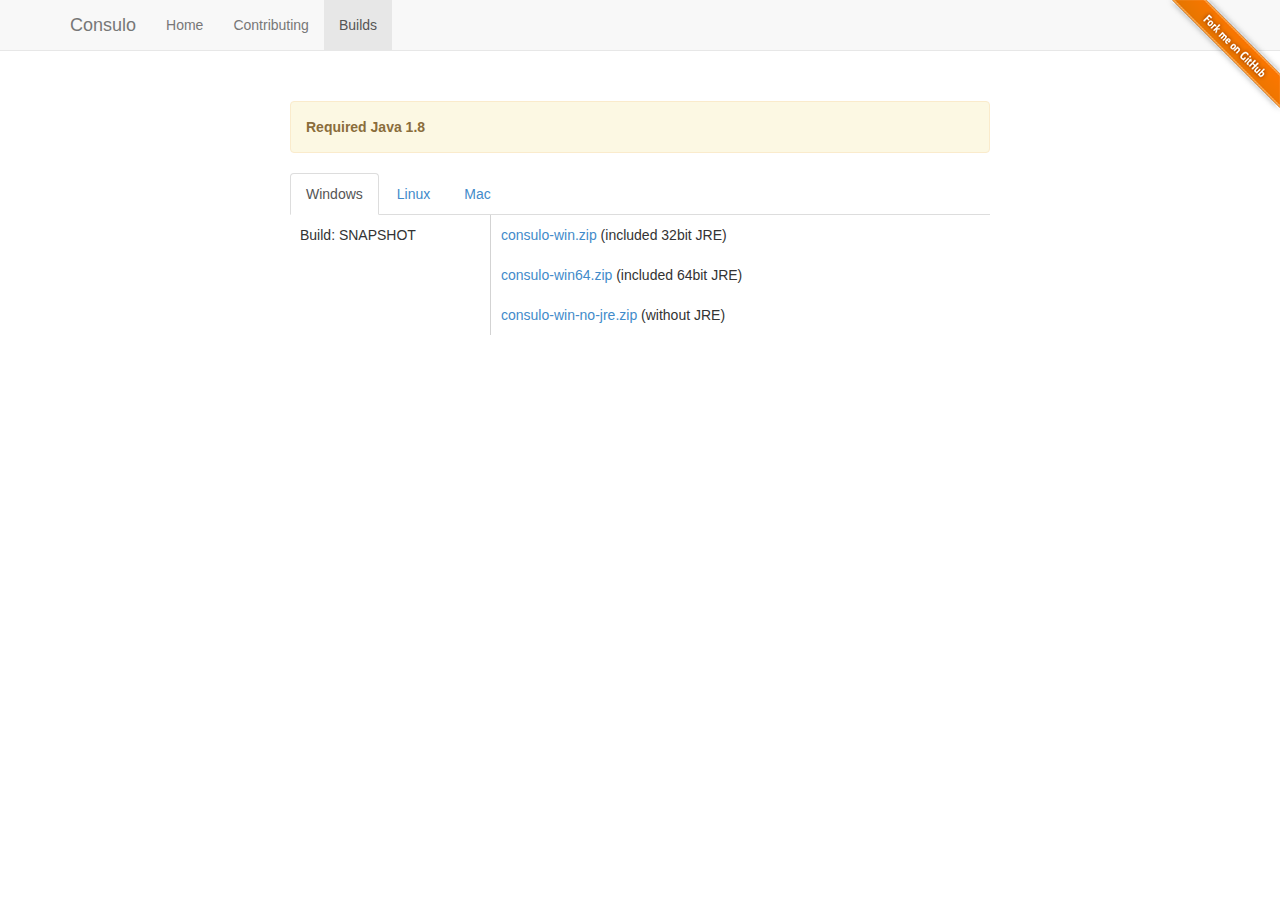
<file: consulo-night-download.html>
<!DOCTYPE html>
<html lang="en">
	<head>
		<meta charset="utf-8">
		<title>Consulo - Download</title>
		<meta name="viewport" content="width=device-width, initial-scale=1.0"/>
		<link href="css/bootstrap.min.css" rel="stylesheet"/>

		<!-- HTML5 shim, for IE6-8 support of HTML5 elements -->    <!--[if lt IE 9]>
		<script src="http://html5shim.googlecode.com/svn/trunk/html5.js"></script>    <![endif]-->
	</head>
	<body>
		<div id="wrapper">

			<!-- start header -->
			<header>
				<div class="navbar navbar-default navbar-static-top">
					<a href="https://github.com/consulo">
						<img style="position: absolute; top: 0; right: 0; border: 0;" src="img/github.png" alt="Fork me on GitHub">
					</a>

					<div class="container">
						<div class="navbar-header">
							<button type="button" class="navbar-toggle" data-toggle="collapse" data-target=".navbar-collapse">
								<span class="icon-bar"></span>
								<span class="icon-bar"></span>
								<span class="icon-bar"></span>
							</button>
							<a class="navbar-brand" href="index.html">Consulo</a>
						</div>
						<div class="navbar-collapse collapse ">
							<ul class="nav navbar-nav">
								<li>
									<a href="index.html">Home</a>
								</li>
								<li>
									<a href="contributing.html">Contributing</a>
								</li>
								<li class="active">
									<a href="consulo-night-download.html">Builds</a>
								</li>
							</ul>
						</div>
					</div>
				</div>
			</header>
			<!-- end header -->

			<section id="content">
				<div class="container">
					<div class="row">
						<div class="col-lg-12">
							<div style="margin: 30px auto; width: 700px">
								<div class="alert alert-warning" role="warning">
									<strong>Required Java 1.8</strong>
								</div>

								<ul class="nav nav-tabs" id="myTab">
									<li class="active">
										<a href="#sectionA">Windows</a>
									</li>
									<li>
										<a href="#sectionB">Linux</a>
									</li>
									<li>
										<a href="#sectionC">Mac</a>
									</li>
								</ul>
								<div class="tab-content">
									<div id="sectionA" class="tab-pane fade in active">
										<div style="width: 500px; float: right; padding: 10px 10px 10px 10px; border-left: 1px lightgray solid">
											<a href="http://must-be.org/vulcan/site/_consulo-distribution/out/consulo-win.zip">consulo-win.zip</a> (included 32bit JRE)
											<br>
											<br>
											<a href="http://must-be.org/vulcan/site/_consulo-distribution/out/consulo-win64.zip">consulo-win64.zip</a> (included 64bit JRE)
											<br>
											<br>
											<a href="http://must-be.org/vulcan/site/_consulo-distribution/out/consulo-win-no-jre.zip">consulo-win-no-jre.zip</a> (without JRE)
										</div>
										<div style="padding: 10px 10px 10px 10px;">
											<span>Build: SNAPSHOT</span>
										</div>
									</div>
									<div id="sectionB" class="tab-pane fade">
										<div style="width: 500px; float: right; padding: 10px 10px 10px 10px; border-left: 1px lightgray solid">
											<a href="http://must-be.org/vulcan/site/_consulo-distribution/out/consulo-linux.tar.gz">consulo-linux.tar.gz</a> (included 32bit JRE)
											<br>
											<br>
											<a href="http://must-be.org/vulcan/site/_consulo-distribution/out/consulo-linux64.tar.gz">consulo-linux64.tar.gz</a> (included 64bit JRE)
											<br>
											<br>
											<a href="http://must-be.org/vulcan/site/_consulo-distribution/out/consulo-linux-no-jre.tar.gz">consulo-linux-no-jre.tar.gz</a> (without JRE)
										</div>
										<div style="padding: 10px 10px 10px 10px;">
											<span>Build: SNAPSHOT</span>
										</div>
									</div>
									<div id="sectionC" class="tab-pane fade">
										<div style="width: 500px; float: right; padding: 10px 10px 10px 10px; border-left: 1px lightgray solid">
											<a href="http://must-be.org/vulcan/site/_consulo-distribution/out/consulo-mac64.tar.gz">consulo-mac64.tar.gz</a> (included 64bit JRE)
											<br>
											<br>
											<a href="http://must-be.org/vulcan/site/_consulo-distribution/out/consulo-mac-no-jre.tar.gz">consulo-mac-no-jre.tar.gz</a> (without JRE)
										</div>
										<div style="padding: 10px 10px 10px 10px;">
											<span>Build: SNAPSHOT</span>
										</div>
									</div>
								</div>
							</div>
						</div>
					</div>
				</div>
			</section>
		</div>

		<script src="https://ajax.googleapis.com/ajax/libs/jquery/1.12.4/jquery.min.js"></script>
		<script src="js/bootstrap.min.js"></script>


		<script type="text/javascript">
			$(document).ready(function ()
			{
				$("#myTab a").click(function (e)
				{
					e.preventDefault();
					$(this).tab('show');
				});
			});
		</script>
	</body>
</html>
</file>
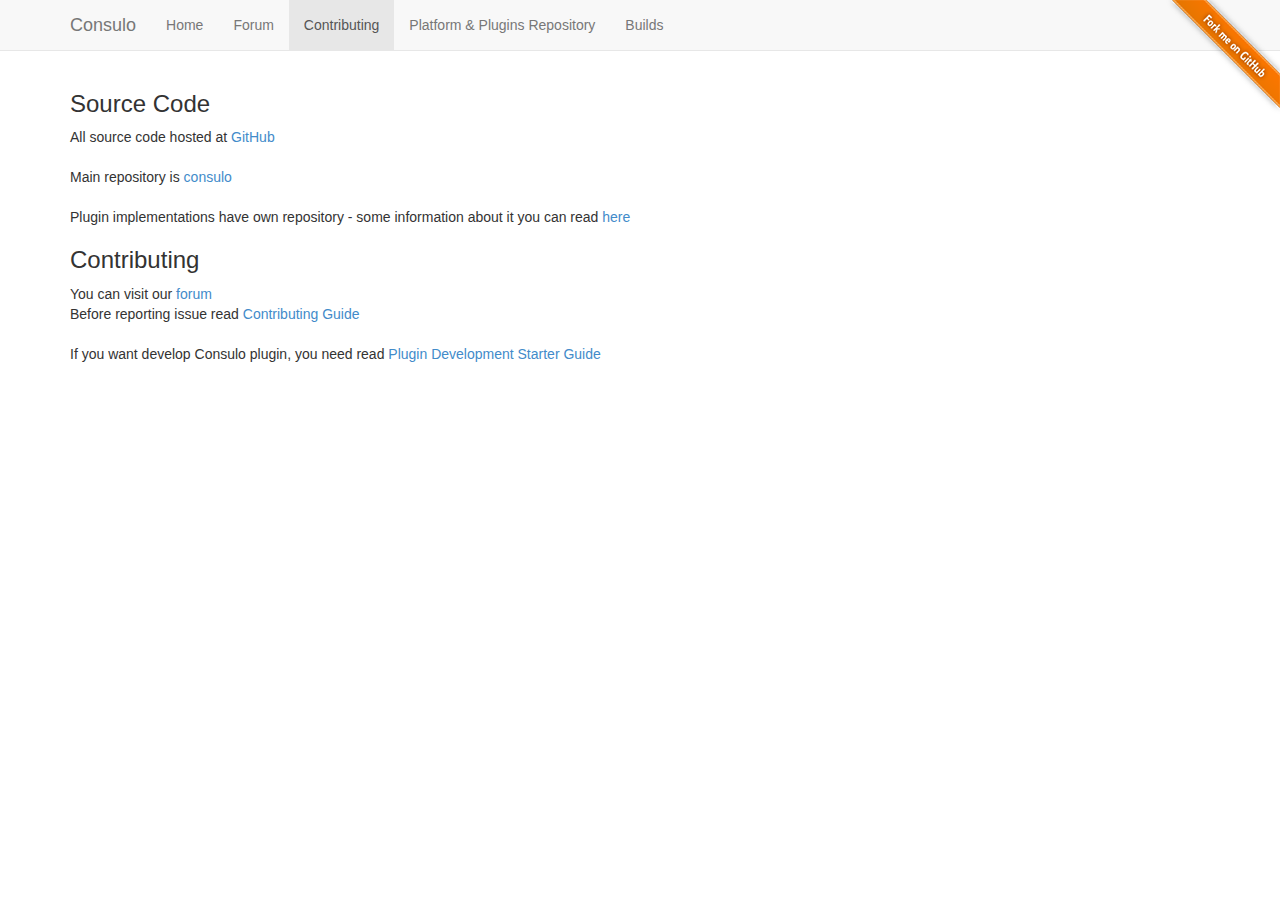
<file: contributing.html>
<!DOCTYPE html>
<html lang="en">
	<head>
		<meta charset="utf-8">
		<title>Consulo - Contributing</title>
		<meta name="viewport" content="width=device-width, initial-scale=1.0"/>
		<link href="css/bootstrap.min.css" rel="stylesheet"/>
		<link rel="shortcut icon" type="image/png" href="/favicon.png"/>

		<!-- HTML5 shim, for IE6-8 support of HTML5 elements -->    <!--[if lt IE 9]>
		<script src="http://html5shim.googlecode.com/svn/trunk/html5.js"></script>    <![endif]-->
	</head>
	<body>
		<div id="wrapper">

			<!-- start header -->
			<header>
				<div class="navbar navbar-default navbar-static-top">
					<a href="https://github.com/consulo">
						<img style="position: absolute; top: 0; right: 0; border: 0;" src="img/github.png" alt="Fork me on GitHub">
					</a>

					<div class="container">
						<div class="navbar-header">
							<button type="button" class="navbar-toggle" data-toggle="collapse" data-target=".navbar-collapse">
								<span class="icon-bar"></span>
								<span class="icon-bar"></span>
								<span class="icon-bar"></span>
							</button>
							<a class="navbar-brand" href="index.html">Consulo</a>
						</div>
						<div class="navbar-collapse collapse ">
							<ul class="nav navbar-nav">
								<li>
									<a href="index.html">Home</a>
								</li>
								<li>
									<a href="https://discuss.consulo.io">Forum</a>
								</li>
								<li class="active">
									<a href="contributing.html">Contributing</a>
								</li>
								<li>
									<a href="https://hub.consulo.io/#!repo/release">Platform &amp; Plugins Repository</a>
								</li>
								<li>
									<a href="https://github.com/consulo/consulo/wiki/Downloads">Builds</a>
								</li>
							</ul>
						</div>
					</div>
				</div>
			</header>
			<!-- end header -->

			<section id="content">
				<div class="container">
					<h3>Source Code</h3>
					<div>
						All source code hosted at <a href="https://github.com/consulo">GitHub</a>
					</div>
					<br>
					<div>
						Main repository is <a href="https://github.com/consulo/consulo">consulo</a><br><br>
						Plugin implementations have own repository - some information about it you can read <a href="https://github.com/consulo/consulo/blob/master/CONTRIBUTING.md">here</a>
					</div>
					<h3>Contributing</h3>
					<span>You can visit our <a href="https://discuss.consulo.io">forum</a></span><br> 
					<span>Before reporting issue read <a href="https://github.com/consulo/consulo/blob/master/CONTRIBUTING.md">Contributing Guide</a></span><br><br>
					<span>If you want develop Consulo plugin, you need read <a href="https://github.com/consulo/consulo/wiki/Plugin-Development-Starter-Guide">Plugin Development Starter Guide</a></span>
				</div>
			</section>
		</div>
		<script>
		  (function(i,s,o,g,r,a,m){i['GoogleAnalyticsObject']=r;i[r]=i[r]||function(){
		  (i[r].q=i[r].q||[]).push(arguments)},i[r].l=1*new Date();a=s.createElement(o),
		  m=s.getElementsByTagName(o)[0];a.async=1;a.src=g;m.parentNode.insertBefore(a,m)
		  })(window,document,'script','https://www.google-analytics.com/analytics.js','ga');

		  ga('create', 'UA-98273789-1', 'auto');
		  ga('send', 'pageview');

		</script>
		<script src="https://ajax.googleapis.com/ajax/libs/jquery/1.12.4/jquery.min.js"></script>
		<script src="js/bootstrap.min.js"></script>

	</body>
</html>
</file>
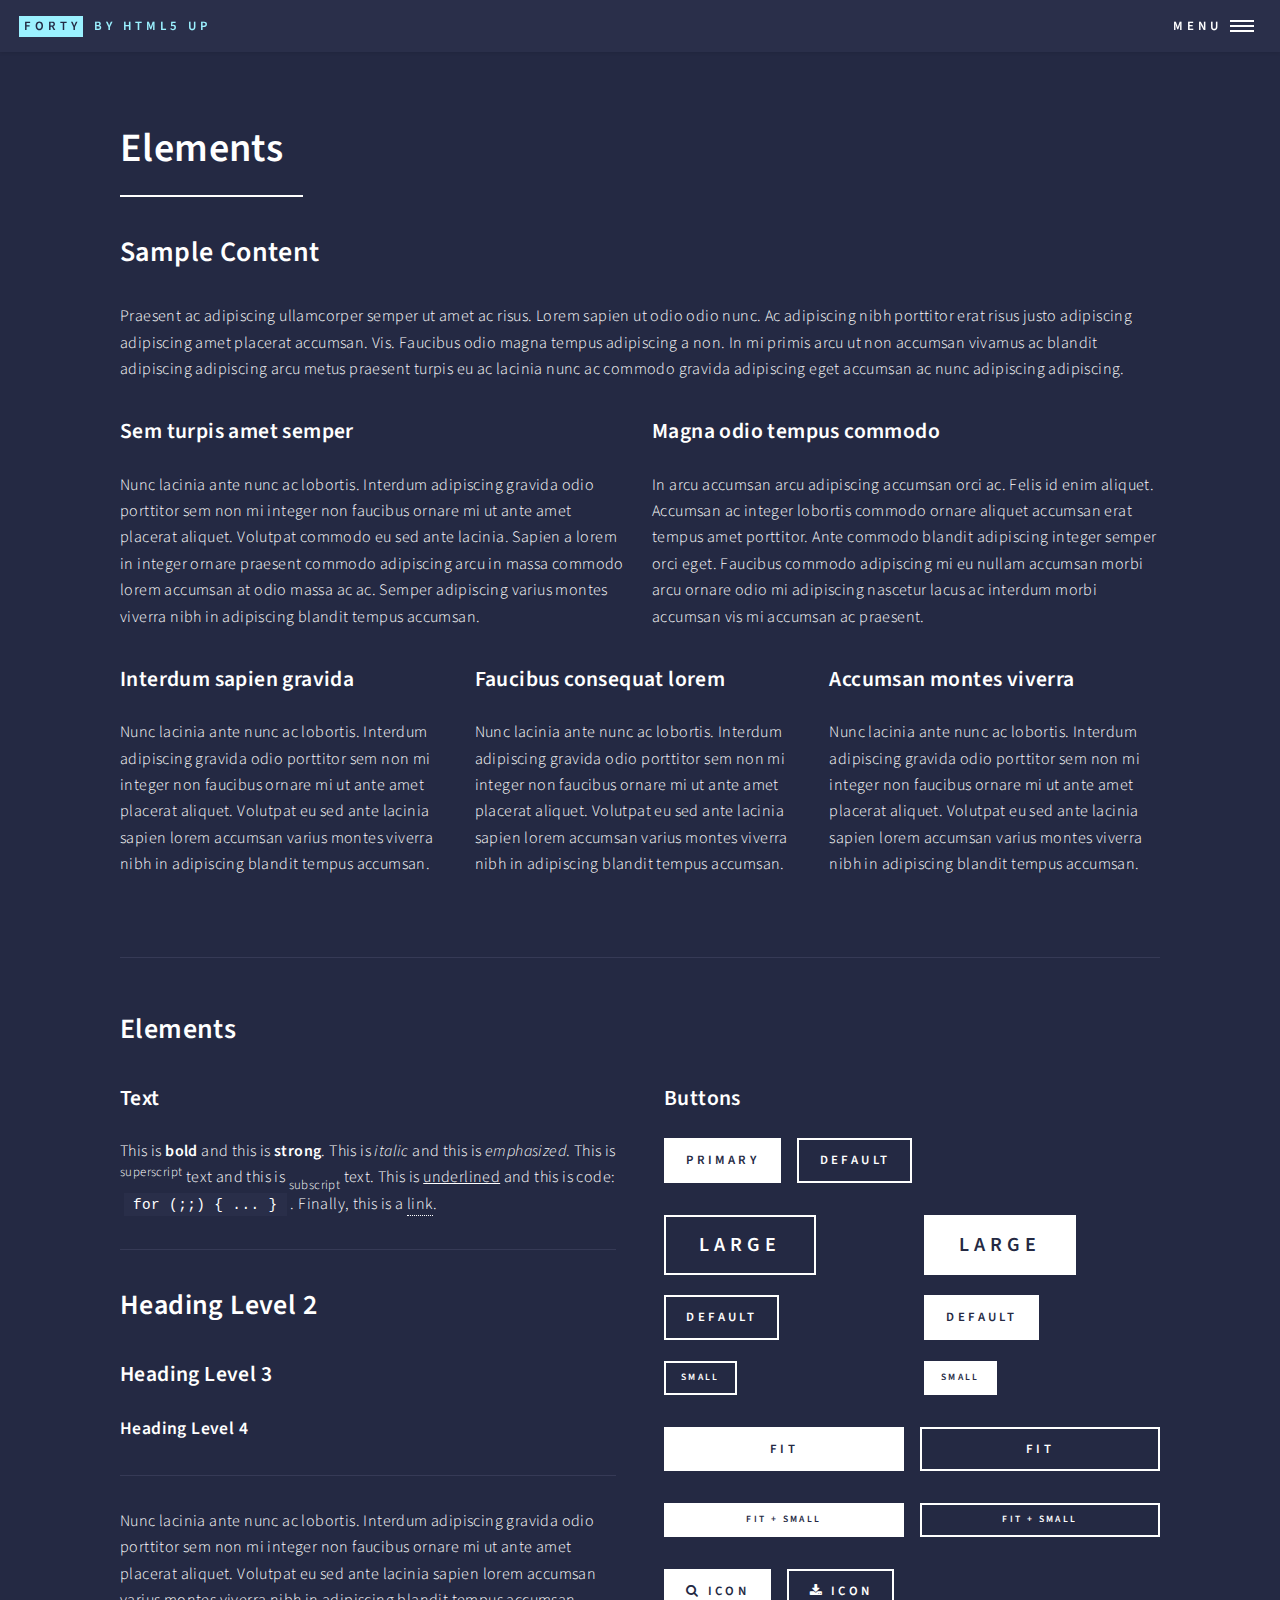
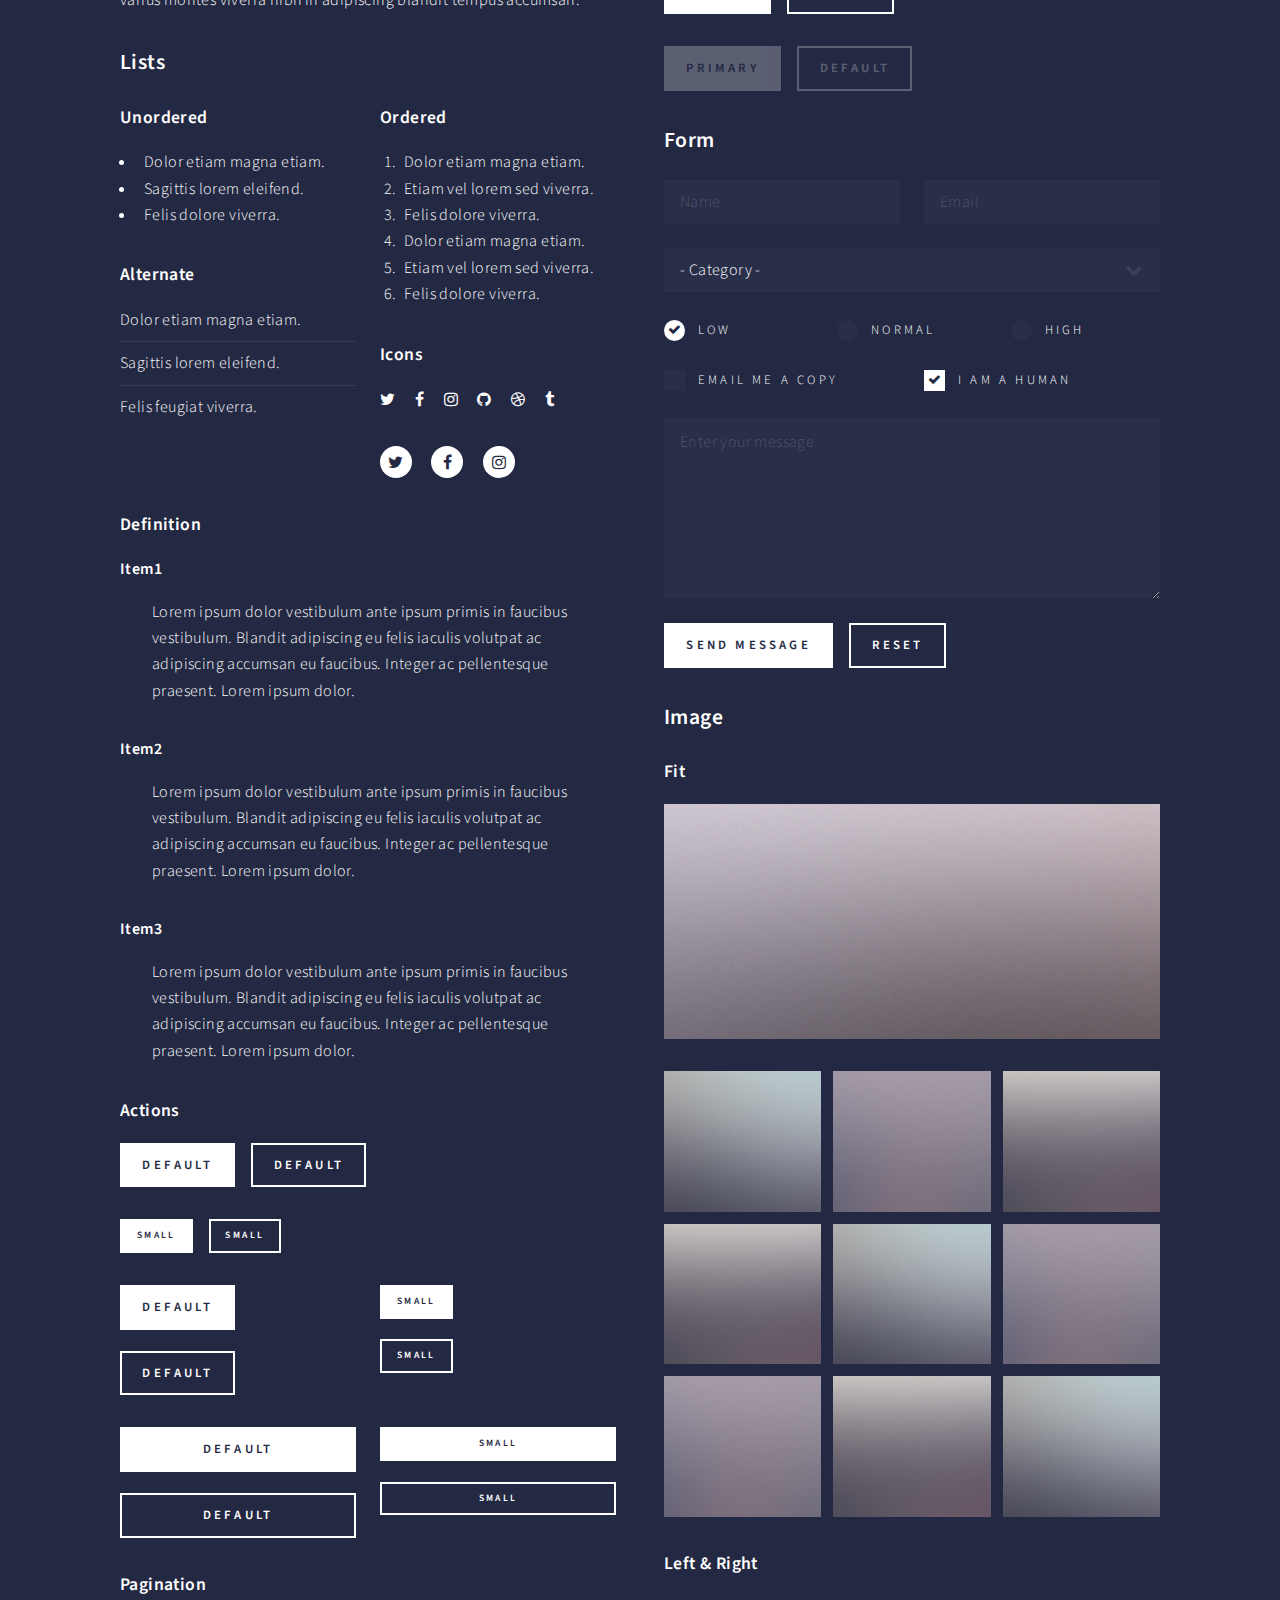
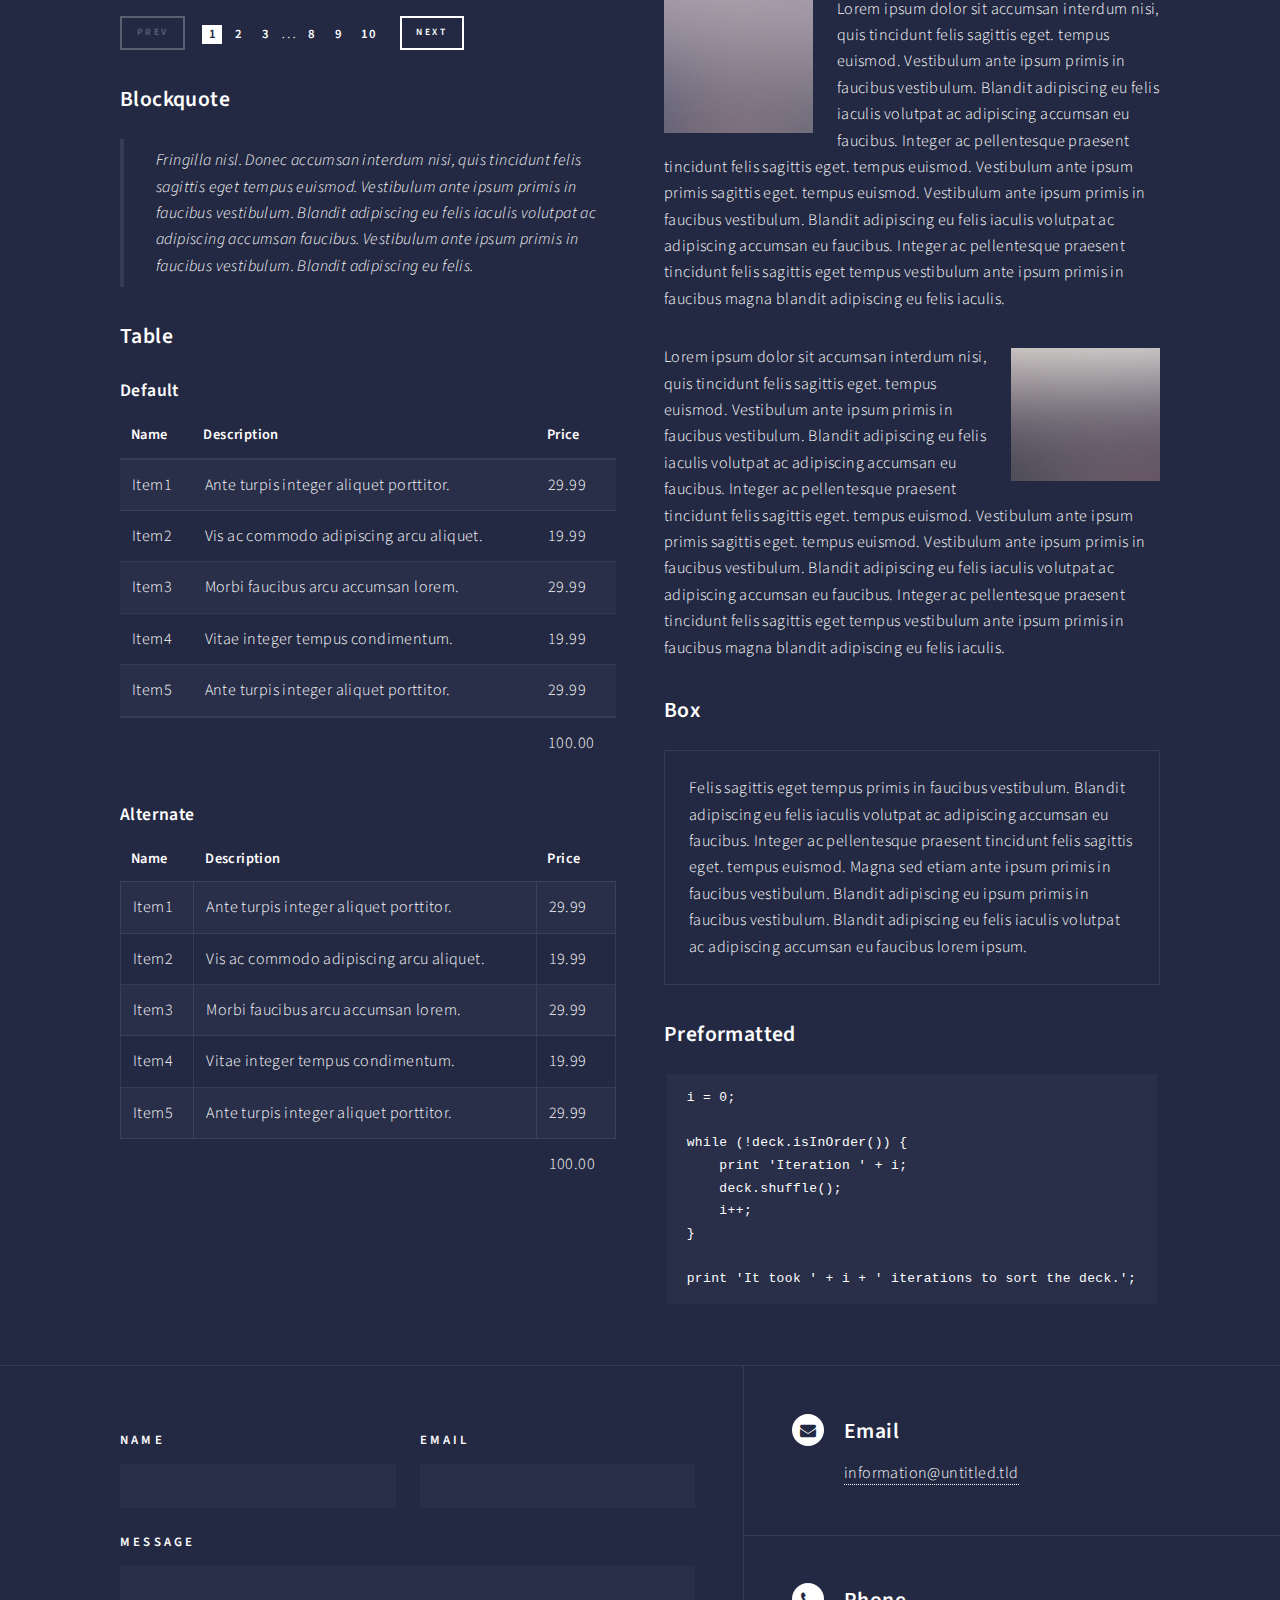
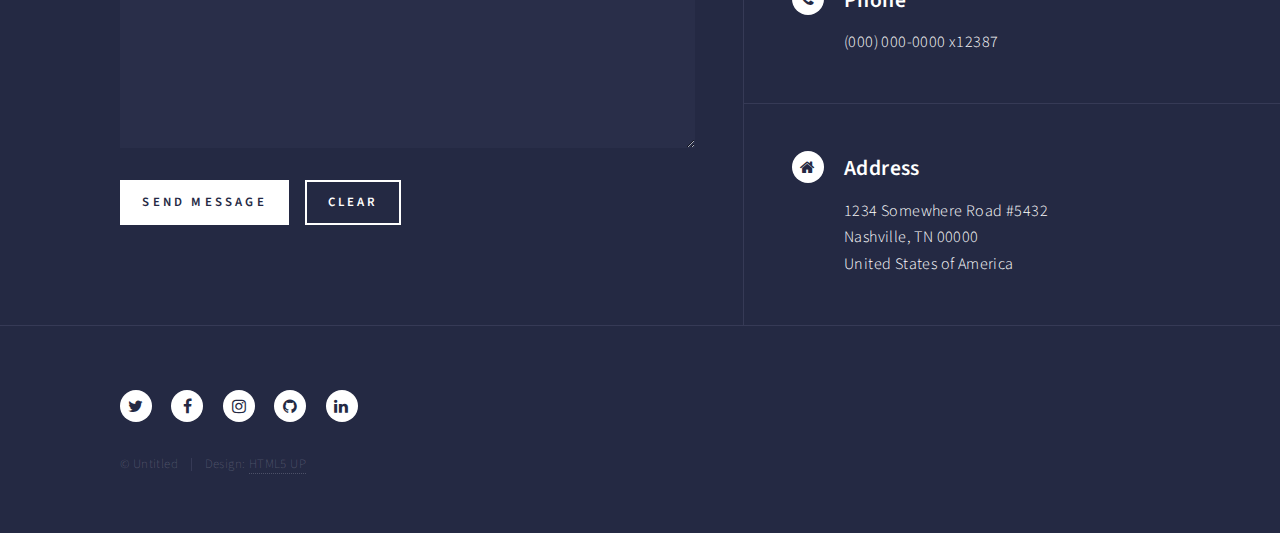
<file: elements.html>
<!DOCTYPE HTML>
<!--
	Forty by HTML5 UP
	html5up.net | @ajlkn
	Free for personal and commercial use under the CCA 3.0 license (html5up.net/license)
-->
<html>
	<head>
		<title>Elements - Forty by HTML5 UP</title>
		<meta charset="utf-8" />
		<meta name="viewport" content="width=device-width, initial-scale=1, user-scalable=no" />
		<link rel="stylesheet" href="assets/css/main.css" />
		<noscript><link rel="stylesheet" href="assets/css/noscript.css" /></noscript>
	</head>
	<body class="is-preload">

		<!-- Wrapper -->
			<div id="wrapper">

				<!-- Header -->
					<header id="header">
						<a href="index.html" class="logo"><strong>Forty</strong> <span>by HTML5 UP</span></a>
						<nav>
							<a href="#menu">Menu</a>
						</nav>
					</header>

				<!-- Menu -->
					<nav id="menu">
						<ul class="links">
							<li><a href="index.html">Home</a></li>
							<li><a href="landing.html">Landing</a></li>
							<li><a href="generic.html">Generic</a></li>
							<li><a href="elements.html">Elements</a></li>
						</ul>
						<ul class="actions stacked">
							<li><a href="#" class="button primary fit">Get Started</a></li>
							<li><a href="#" class="button fit">Log In</a></li>
						</ul>
					</nav>

				<!-- Main -->
					<div id="main" class="alt">

						<!-- One -->
							<section id="one">
								<div class="inner">
									<header class="major">
										<h1>Elements</h1>
									</header>

									<!-- Content -->
										<h2 id="content">Sample Content</h2>
										<p>Praesent ac adipiscing ullamcorper semper ut amet ac risus. Lorem sapien ut odio odio nunc. Ac adipiscing nibh porttitor erat risus justo adipiscing adipiscing amet placerat accumsan. Vis. Faucibus odio magna tempus adipiscing a non. In mi primis arcu ut non accumsan vivamus ac blandit adipiscing adipiscing arcu metus praesent turpis eu ac lacinia nunc ac commodo gravida adipiscing eget accumsan ac nunc adipiscing adipiscing.</p>
										<div class="row">
											<div class="col-6 col-12-small">
												<h3>Sem turpis amet semper</h3>
												<p>Nunc lacinia ante nunc ac lobortis. Interdum adipiscing gravida odio porttitor sem non mi integer non faucibus ornare mi ut ante amet placerat aliquet. Volutpat commodo eu sed ante lacinia. Sapien a lorem in integer ornare praesent commodo adipiscing arcu in massa commodo lorem accumsan at odio massa ac ac. Semper adipiscing varius montes viverra nibh in adipiscing blandit tempus accumsan.</p>
											</div>
											<div class="col-6 col-12-small">
												<h3>Magna odio tempus commodo</h3>
												<p>In arcu accumsan arcu adipiscing accumsan orci ac. Felis id enim aliquet. Accumsan ac integer lobortis commodo ornare aliquet accumsan erat tempus amet porttitor. Ante commodo blandit adipiscing integer semper orci eget. Faucibus commodo adipiscing mi eu nullam accumsan morbi arcu ornare odio mi adipiscing nascetur lacus ac interdum morbi accumsan vis mi accumsan ac praesent.</p>
											</div>
											<!-- Break -->
											<div class="col-4 col-12-medium">
												<h3>Interdum sapien gravida</h3>
												<p>Nunc lacinia ante nunc ac lobortis. Interdum adipiscing gravida odio porttitor sem non mi integer non faucibus ornare mi ut ante amet placerat aliquet. Volutpat eu sed ante lacinia sapien lorem accumsan varius montes viverra nibh in adipiscing blandit tempus accumsan.</p>
											</div>
											<div class="col-4 col-12-medium">
												<h3>Faucibus consequat lorem</h3>
												<p>Nunc lacinia ante nunc ac lobortis. Interdum adipiscing gravida odio porttitor sem non mi integer non faucibus ornare mi ut ante amet placerat aliquet. Volutpat eu sed ante lacinia sapien lorem accumsan varius montes viverra nibh in adipiscing blandit tempus accumsan.</p>
											</div>
											<div class="col-4 col-12-medium">
												<h3>Accumsan montes viverra</h3>
												<p>Nunc lacinia ante nunc ac lobortis. Interdum adipiscing gravida odio porttitor sem non mi integer non faucibus ornare mi ut ante amet placerat aliquet. Volutpat eu sed ante lacinia sapien lorem accumsan varius montes viverra nibh in adipiscing blandit tempus accumsan.</p>
											</div>
										</div>

									<hr class="major" />

									<!-- Elements -->
										<h2 id="elements">Elements</h2>
										<div class="row gtr-200">
											<div class="col-6 col-12-medium">

												<!-- Text stuff -->
													<h3>Text</h3>
													<p>This is <b>bold</b> and this is <strong>strong</strong>. This is <i>italic</i> and this is <em>emphasized</em>.
													This is <sup>superscript</sup> text and this is <sub>subscript</sub> text.
													This is <u>underlined</u> and this is code: <code>for (;;) { ... }</code>.
													Finally, this is a <a href="#">link</a>.</p>
													<hr />
													<h2>Heading Level 2</h2>
													<h3>Heading Level 3</h3>
													<h4>Heading Level 4</h4>
													<hr />
													<p>Nunc lacinia ante nunc ac lobortis. Interdum adipiscing gravida odio porttitor sem non mi integer non faucibus ornare mi ut ante amet placerat aliquet. Volutpat eu sed ante lacinia sapien lorem accumsan varius montes viverra nibh in adipiscing blandit tempus accumsan.</p>

												<!-- Lists -->
													<h3>Lists</h3>
													<div class="row">
														<div class="col-6 col-12-small">

															<h4>Unordered</h4>
															<ul>
																<li>Dolor etiam magna etiam.</li>
																<li>Sagittis lorem eleifend.</li>
																<li>Felis dolore viverra.</li>
															</ul>

															<h4>Alternate</h4>
															<ul class="alt">
																<li>Dolor etiam magna etiam.</li>
																<li>Sagittis lorem eleifend.</li>
																<li>Felis feugiat viverra.</li>
															</ul>

														</div>
														<div class="col-6 col-12-small">

															<h4>Ordered</h4>
															<ol>
																<li>Dolor etiam magna etiam.</li>
																<li>Etiam vel lorem sed viverra.</li>
																<li>Felis dolore viverra.</li>
																<li>Dolor etiam magna etiam.</li>
																<li>Etiam vel lorem sed viverra.</li>
																<li>Felis dolore viverra.</li>
															</ol>

															<h4>Icons</h4>
															<ul class="icons">
																<li><a href="#" class="icon fa-twitter"><span class="label">Twitter</span></a></li>
																<li><a href="#" class="icon fa-facebook"><span class="label">Facebook</span></a></li>
																<li><a href="#" class="icon fa-instagram"><span class="label">Instagram</span></a></li>
																<li><a href="#" class="icon fa-github"><span class="label">Github</span></a></li>
																<li><a href="#" class="icon fa-dribbble"><span class="label">Dribbble</span></a></li>
																<li><a href="#" class="icon fa-tumblr"><span class="label">Tumblr</span></a></li>
															</ul>
															<ul class="icons">
																<li><a href="#" class="icon alt fa-twitter"><span class="label">Twitter</span></a></li>
																<li><a href="#" class="icon alt fa-facebook"><span class="label">Facebook</span></a></li>
																<li><a href="#" class="icon alt fa-instagram"><span class="label">Instagram</span></a></li>
															</ul>

														</div>
													</div>
													<h4>Definition</h4>
													<dl>
														<dt>Item1</dt>
														<dd>
															<p>Lorem ipsum dolor vestibulum ante ipsum primis in faucibus vestibulum. Blandit adipiscing eu felis iaculis volutpat ac adipiscing accumsan eu faucibus. Integer ac pellentesque praesent. Lorem ipsum dolor.</p>
														</dd>
														<dt>Item2</dt>
														<dd>
															<p>Lorem ipsum dolor vestibulum ante ipsum primis in faucibus vestibulum. Blandit adipiscing eu felis iaculis volutpat ac adipiscing accumsan eu faucibus. Integer ac pellentesque praesent. Lorem ipsum dolor.</p>
														</dd>
														<dt>Item3</dt>
														<dd>
															<p>Lorem ipsum dolor vestibulum ante ipsum primis in faucibus vestibulum. Blandit adipiscing eu felis iaculis volutpat ac adipiscing accumsan eu faucibus. Integer ac pellentesque praesent. Lorem ipsum dolor.</p>
														</dd>
													</dl>

													<h4>Actions</h4>
													<ul class="actions">
														<li><a href="#" class="button primary">Default</a></li>
														<li><a href="#" class="button">Default</a></li>
													</ul>
													<ul class="actions small">
														<li><a href="#" class="button primary small">Small</a></li>
														<li><a href="#" class="button small">Small</a></li>
													</ul>
													<div class="row">
														<div class="col-6 col-12-small">
															<ul class="actions stacked">
																<li><a href="#" class="button primary">Default</a></li>
																<li><a href="#" class="button">Default</a></li>
															</ul>
														</div>
														<div class="col-6 col-12-small">
															<ul class="actions stacked">
																<li><a href="#" class="button primary small">Small</a></li>
																<li><a href="#" class="button small">Small</a></li>
															</ul>
														</div>
														<div class="col-6 col-12-small">
															<ul class="actions stacked">
																<li><a href="#" class="button primary fit">Default</a></li>
																<li><a href="#" class="button fit">Default</a></li>
															</ul>
														</div>
														<div class="col-6 col-12-small">
															<ul class="actions stacked">
																<li><a href="#" class="button primary small fit">Small</a></li>
																<li><a href="#" class="button small fit">Small</a></li>
															</ul>
														</div>
													</div>

													<h4>Pagination</h4>
													<ul class="pagination">
														<li><span class="button small disabled">Prev</span></li>
														<li><a href="#" class="page active">1</a></li>
														<li><a href="#" class="page">2</a></li>
														<li><a href="#" class="page">3</a></li>
														<li><span>&hellip;</span></li>
														<li><a href="#" class="page">8</a></li>
														<li><a href="#" class="page">9</a></li>
														<li><a href="#" class="page">10</a></li>
														<li><a href="#" class="button small">Next</a></li>
													</ul>

												<!-- Blockquote -->
													<h3>Blockquote</h3>
													<blockquote>Fringilla nisl. Donec accumsan interdum nisi, quis tincidunt felis sagittis eget tempus euismod. Vestibulum ante ipsum primis in faucibus vestibulum. Blandit adipiscing eu felis iaculis volutpat ac adipiscing accumsan faucibus. Vestibulum ante ipsum primis in faucibus vestibulum. Blandit adipiscing eu felis.</blockquote>

												<!-- Table -->
													<h3>Table</h3>

													<h4>Default</h4>
													<div class="table-wrapper">
														<table>
															<thead>
																<tr>
																	<th>Name</th>
																	<th>Description</th>
																	<th>Price</th>
																</tr>
															</thead>
															<tbody>
																<tr>
																	<td>Item1</td>
																	<td>Ante turpis integer aliquet porttitor.</td>
																	<td>29.99</td>
																</tr>
																<tr>
																	<td>Item2</td>
																	<td>Vis ac commodo adipiscing arcu aliquet.</td>
																	<td>19.99</td>
																</tr>
																<tr>
																	<td>Item3</td>
																	<td> Morbi faucibus arcu accumsan lorem.</td>
																	<td>29.99</td>
																</tr>
																<tr>
																	<td>Item4</td>
																	<td>Vitae integer tempus condimentum.</td>
																	<td>19.99</td>
																</tr>
																<tr>
																	<td>Item5</td>
																	<td>Ante turpis integer aliquet porttitor.</td>
																	<td>29.99</td>
																</tr>
															</tbody>
															<tfoot>
																<tr>
																	<td colspan="2"></td>
																	<td>100.00</td>
																</tr>
															</tfoot>
														</table>
													</div>

													<h4>Alternate</h4>
													<div class="table-wrapper">
														<table class="alt">
															<thead>
																<tr>
																	<th>Name</th>
																	<th>Description</th>
																	<th>Price</th>
																</tr>
															</thead>
															<tbody>
																<tr>
																	<td>Item1</td>
																	<td>Ante turpis integer aliquet porttitor.</td>
																	<td>29.99</td>
																</tr>
																<tr>
																	<td>Item2</td>
																	<td>Vis ac commodo adipiscing arcu aliquet.</td>
																	<td>19.99</td>
																</tr>
																<tr>
																	<td>Item3</td>
																	<td> Morbi faucibus arcu accumsan lorem.</td>
																	<td>29.99</td>
																</tr>
																<tr>
																	<td>Item4</td>
																	<td>Vitae integer tempus condimentum.</td>
																	<td>19.99</td>
																</tr>
																<tr>
																	<td>Item5</td>
																	<td>Ante turpis integer aliquet porttitor.</td>
																	<td>29.99</td>
																</tr>
															</tbody>
															<tfoot>
																<tr>
																	<td colspan="2"></td>
																	<td>100.00</td>
																</tr>
															</tfoot>
														</table>
													</div>

											</div>
											<div class="col-6 col-12-medium">

												<!-- Buttons -->
													<h3>Buttons</h3>
													<ul class="actions">
														<li><a href="#" class="button primary">Primary</a></li>
														<li><a href="#" class="button">Default</a></li>
													</ul>
													<div class="row">
														<div class="col-6 col-12-xsmall">
															<ul class="actions stacked">
																<li><a href="#" class="button large">Large</a></li>
																<li><a href="#" class="button">Default</a></li>
																<li><a href="#" class="button small">Small</a></li>
															</ul>
														</div>
														<div class="col-6 col-12-xsmall">
															<ul class="actions stacked">
																<li><a href="#" class="button primary large">Large</a></li>
																<li><a href="#" class="button primary">Default</a></li>
																<li><a href="#" class="button primary small">Small</a></li>
															</ul>
														</div>
													</div>
													<ul class="actions fit">
														<li><a href="#" class="button primary fit">Fit</a></li>
														<li><a href="#" class="button fit">Fit</a></li>
													</ul>
													<ul class="actions fit small">
														<li><a href="#" class="button primary fit small">Fit + Small</a></li>
														<li><a href="#" class="button fit small">Fit + Small</a></li>
													</ul>
													<ul class="actions">
														<li><a href="#" class="button primary icon fa-search">Icon</a></li>
														<li><a href="#" class="button icon fa-download">Icon</a></li>
													</ul>
													<ul class="actions">
														<li><span class="button primary disabled">Primary</span></li>
														<li><span class="button disabled">Default</span></li>
													</ul>

												<!-- Form -->
													<h3>Form</h3>

													<form method="post" action="#">
														<div class="row gtr-uniform">
															<div class="col-6 col-12-xsmall">
																<input type="text" name="demo-name" id="demo-name" value="" placeholder="Name" />
															</div>
															<div class="col-6 col-12-xsmall">
																<input type="email" name="demo-email" id="demo-email" value="" placeholder="Email" />
															</div>
															<!-- Break -->
															<div class="col-12">
																<select name="demo-category" id="demo-category">
																	<option value="">- Category -</option>
																	<option value="1">Manufacturing</option>
																	<option value="1">Shipping</option>
																	<option value="1">Administration</option>
																	<option value="1">Human Resources</option>
																</select>
															</div>
															<!-- Break -->
															<div class="col-4 col-12-small">
																<input type="radio" id="demo-priority-low" name="demo-priority" checked>
																<label for="demo-priority-low">Low</label>
															</div>
															<div class="col-4 col-12-small">
																<input type="radio" id="demo-priority-normal" name="demo-priority">
																<label for="demo-priority-normal">Normal</label>
															</div>
															<div class="col-4 col-12-small">
																<input type="radio" id="demo-priority-high" name="demo-priority">
																<label for="demo-priority-high">High</label>
															</div>
															<!-- Break -->
															<div class="col-6 col-12-small">
																<input type="checkbox" id="demo-copy" name="demo-copy">
																<label for="demo-copy">Email me a copy</label>
															</div>
															<div class="col-6 col-12-small">
																<input type="checkbox" id="demo-human" name="demo-human" checked>
																<label for="demo-human">I am a human</label>
															</div>
															<!-- Break -->
															<div class="col-12">
																<textarea name="demo-message" id="demo-message" placeholder="Enter your message" rows="6"></textarea>
															</div>
															<!-- Break -->
															<div class="col-12">
																<ul class="actions">
																	<li><input type="submit" value="Send Message" class="primary" /></li>
																	<li><input type="reset" value="Reset" /></li>
																</ul>
															</div>
														</div>
													</form>

												<!-- Image -->
													<h3>Image</h3>

													<h4>Fit</h4>
													<span class="image fit"><img src="images/pic03.jpg" alt="" /></span>
													<div class="box alt">
														<div class="row gtr-50 gtr-uniform">
															<div class="col-4"><span class="image fit"><img src="images/pic08.jpg" alt="" /></span></div>
															<div class="col-4"><span class="image fit"><img src="images/pic09.jpg" alt="" /></span></div>
															<div class="col-4"><span class="image fit"><img src="images/pic10.jpg" alt="" /></span></div>
															<!-- Break -->
															<div class="col-4"><span class="image fit"><img src="images/pic10.jpg" alt="" /></span></div>
															<div class="col-4"><span class="image fit"><img src="images/pic08.jpg" alt="" /></span></div>
															<div class="col-4"><span class="image fit"><img src="images/pic09.jpg" alt="" /></span></div>
															<!-- Break -->
															<div class="col-4"><span class="image fit"><img src="images/pic09.jpg" alt="" /></span></div>
															<div class="col-4"><span class="image fit"><img src="images/pic10.jpg" alt="" /></span></div>
															<div class="col-4"><span class="image fit"><img src="images/pic08.jpg" alt="" /></span></div>
														</div>
													</div>

													<h4>Left &amp; Right</h4>
													<p><span class="image left"><img src="images/pic09.jpg" alt="" /></span>Lorem ipsum dolor sit accumsan interdum nisi, quis tincidunt felis sagittis eget. tempus euismod. Vestibulum ante ipsum primis in faucibus vestibulum. Blandit adipiscing eu felis iaculis volutpat ac adipiscing accumsan eu faucibus. Integer ac pellentesque praesent tincidunt felis sagittis eget. tempus euismod. Vestibulum ante ipsum primis sagittis eget. tempus euismod. Vestibulum ante ipsum primis in faucibus vestibulum. Blandit adipiscing eu felis iaculis volutpat ac adipiscing accumsan eu faucibus. Integer ac pellentesque praesent tincidunt felis sagittis eget tempus vestibulum ante ipsum primis in faucibus magna blandit adipiscing eu felis iaculis.</p>
													<p><span class="image right"><img src="images/pic10.jpg" alt="" /></span>Lorem ipsum dolor sit accumsan interdum nisi, quis tincidunt felis sagittis eget. tempus euismod. Vestibulum ante ipsum primis in faucibus vestibulum. Blandit adipiscing eu felis iaculis volutpat ac adipiscing accumsan eu faucibus. Integer ac pellentesque praesent tincidunt felis sagittis eget. tempus euismod. Vestibulum ante ipsum primis sagittis eget. tempus euismod. Vestibulum ante ipsum primis in faucibus vestibulum. Blandit adipiscing eu felis iaculis volutpat ac adipiscing accumsan eu faucibus. Integer ac pellentesque praesent tincidunt felis sagittis eget tempus vestibulum ante ipsum primis in faucibus magna blandit adipiscing eu felis iaculis.</p>

												<!-- Box -->
													<h3>Box</h3>
													<div class="box">
														<p>Felis sagittis eget tempus primis in faucibus vestibulum. Blandit adipiscing eu felis iaculis volutpat ac adipiscing accumsan eu faucibus. Integer ac pellentesque praesent tincidunt felis sagittis eget. tempus euismod. Magna sed etiam ante ipsum primis in faucibus vestibulum. Blandit adipiscing eu ipsum primis in faucibus vestibulum. Blandit adipiscing eu felis iaculis volutpat ac adipiscing accumsan eu faucibus lorem ipsum.</p>
													</div>

												<!-- Preformatted Code -->
													<h3>Preformatted</h3>
													<pre><code>i = 0;

while (!deck.isInOrder()) {
    print 'Iteration ' + i;
    deck.shuffle();
    i++;
}

print 'It took ' + i + ' iterations to sort the deck.';
</code></pre>

											</div>
										</div>

								</div>
							</section>

					</div>

				<!-- Contact -->
					<section id="contact">
						<div class="inner">
							<section>
								<form method="post" action="#">
									<div class="fields">
										<div class="field half">
											<label for="name">Name</label>
											<input type="text" name="name" id="name" />
										</div>
										<div class="field half">
											<label for="email">Email</label>
											<input type="text" name="email" id="email" />
										</div>
										<div class="field">
											<label for="message">Message</label>
											<textarea name="message" id="message" rows="6"></textarea>
										</div>
									</div>
									<ul class="actions">
										<li><input type="submit" value="Send Message" class="primary" /></li>
										<li><input type="reset" value="Clear" /></li>
									</ul>
								</form>
							</section>
							<section class="split">
								<section>
									<div class="contact-method">
										<span class="icon alt fa-envelope"></span>
										<h3>Email</h3>
										<a href="#">information@untitled.tld</a>
									</div>
								</section>
								<section>
									<div class="contact-method">
										<span class="icon alt fa-phone"></span>
										<h3>Phone</h3>
										<span>(000) 000-0000 x12387</span>
									</div>
								</section>
								<section>
									<div class="contact-method">
										<span class="icon alt fa-home"></span>
										<h3>Address</h3>
										<span>1234 Somewhere Road #5432<br />
										Nashville, TN 00000<br />
										United States of America</span>
									</div>
								</section>
							</section>
						</div>
					</section>

				<!-- Footer -->
					<footer id="footer">
						<div class="inner">
							<ul class="icons">
								<li><a href="#" class="icon alt fa-twitter"><span class="label">Twitter</span></a></li>
								<li><a href="#" class="icon alt fa-facebook"><span class="label">Facebook</span></a></li>
								<li><a href="#" class="icon alt fa-instagram"><span class="label">Instagram</span></a></li>
								<li><a href="#" class="icon alt fa-github"><span class="label">GitHub</span></a></li>
								<li><a href="#" class="icon alt fa-linkedin"><span class="label">LinkedIn</span></a></li>
							</ul>
							<ul class="copyright">
								<li>&copy; Untitled</li><li>Design: <a href="https://html5up.net">HTML5 UP</a></li>
							</ul>
						</div>
					</footer>

			</div>

		<!-- Scripts -->
			<script src="assets/js/jquery.min.js"></script>
			<script src="assets/js/jquery.scrolly.min.js"></script>
			<script src="assets/js/jquery.scrollex.min.js"></script>
			<script src="assets/js/browser.min.js"></script>
			<script src="assets/js/breakpoints.min.js"></script>
			<script src="assets/js/util.js"></script>
			<script src="assets/js/main.js"></script>

	</body>
</html>
</file>
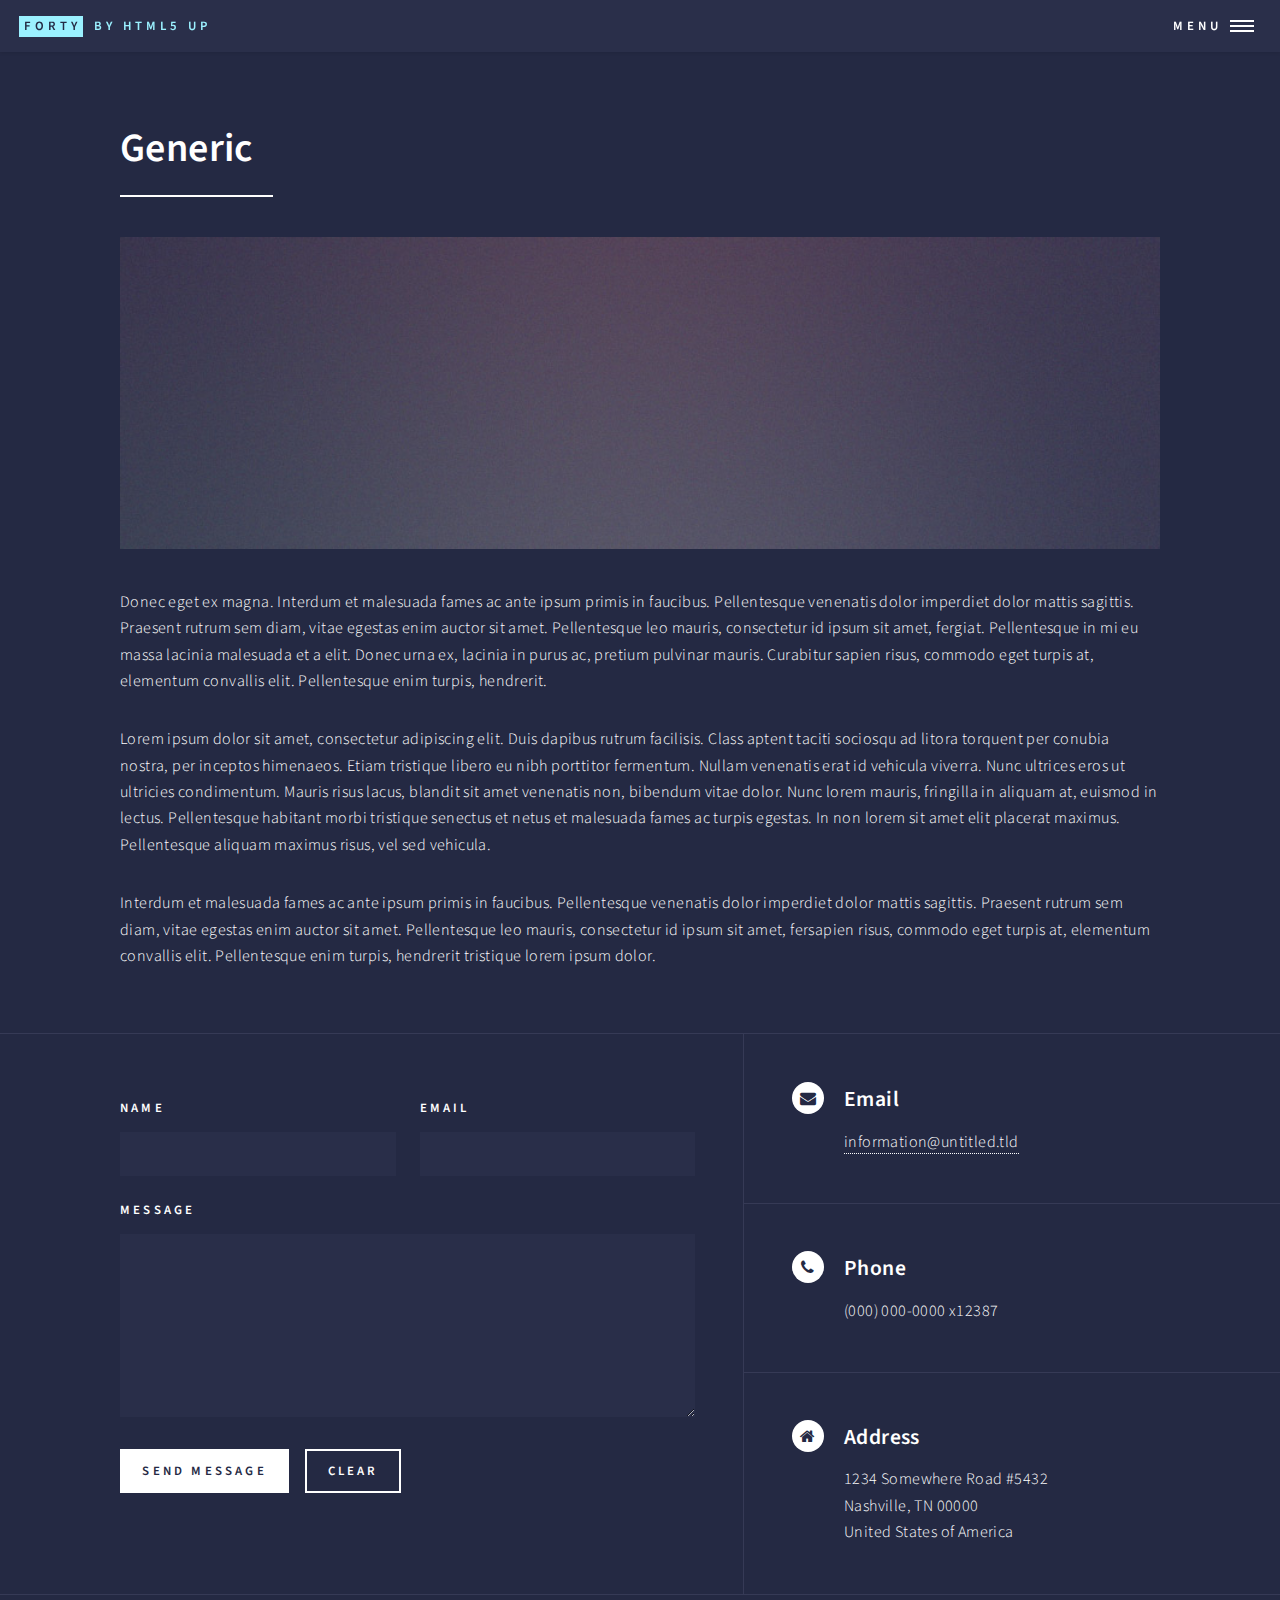
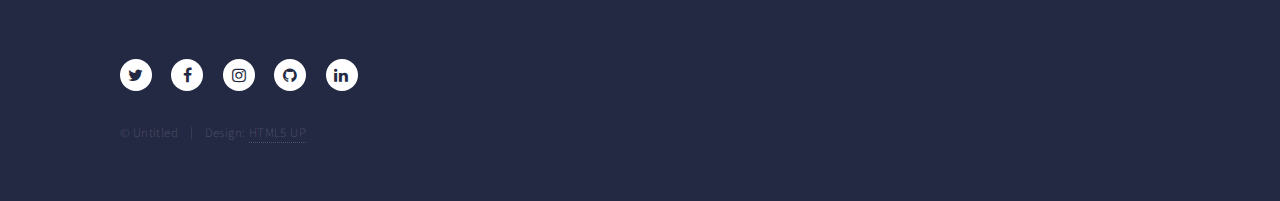
<file: generic.html>
<!DOCTYPE HTML>
<!--
	Forty by HTML5 UP
	html5up.net | @ajlkn
	Free for personal and commercial use under the CCA 3.0 license (html5up.net/license)
-->
<html>
	<head>
		<title>Generic - Forty by HTML5 UP</title>
		<meta charset="utf-8" />
		<meta name="viewport" content="width=device-width, initial-scale=1, user-scalable=no" />
		<link rel="stylesheet" href="assets/css/main.css" />
		<noscript><link rel="stylesheet" href="assets/css/noscript.css" /></noscript>
	</head>
	<body class="is-preload">

		<!-- Wrapper -->
			<div id="wrapper">

				<!-- Header -->
					<header id="header">
						<a href="index.html" class="logo"><strong>Forty</strong> <span>by HTML5 UP</span></a>
						<nav>
							<a href="#menu">Menu</a>
						</nav>
					</header>

				<!-- Menu -->
					<nav id="menu">
						<ul class="links">
							<li><a href="index.html">Home</a></li>
							<li><a href="landing.html">Landing</a></li>
							<li><a href="generic.html">Generic</a></li>
							<li><a href="elements.html">Elements</a></li>
						</ul>
						<ul class="actions stacked">
							<li><a href="#" class="button primary fit">Get Started</a></li>
							<li><a href="#" class="button fit">Log In</a></li>
						</ul>
					</nav>

				<!-- Main -->
					<div id="main" class="alt">

						<!-- One -->
							<section id="one">
								<div class="inner">
									<header class="major">
										<h1>Generic</h1>
									</header>
									<span class="image main"><img src="images/pic11.jpg" alt="" /></span>
									<p>Donec eget ex magna. Interdum et malesuada fames ac ante ipsum primis in faucibus. Pellentesque venenatis dolor imperdiet dolor mattis sagittis. Praesent rutrum sem diam, vitae egestas enim auctor sit amet. Pellentesque leo mauris, consectetur id ipsum sit amet, fergiat. Pellentesque in mi eu massa lacinia malesuada et a elit. Donec urna ex, lacinia in purus ac, pretium pulvinar mauris. Curabitur sapien risus, commodo eget turpis at, elementum convallis elit. Pellentesque enim turpis, hendrerit.</p>
									<p>Lorem ipsum dolor sit amet, consectetur adipiscing elit. Duis dapibus rutrum facilisis. Class aptent taciti sociosqu ad litora torquent per conubia nostra, per inceptos himenaeos. Etiam tristique libero eu nibh porttitor fermentum. Nullam venenatis erat id vehicula viverra. Nunc ultrices eros ut ultricies condimentum. Mauris risus lacus, blandit sit amet venenatis non, bibendum vitae dolor. Nunc lorem mauris, fringilla in aliquam at, euismod in lectus. Pellentesque habitant morbi tristique senectus et netus et malesuada fames ac turpis egestas. In non lorem sit amet elit placerat maximus. Pellentesque aliquam maximus risus, vel sed vehicula.</p>
									<p>Interdum et malesuada fames ac ante ipsum primis in faucibus. Pellentesque venenatis dolor imperdiet dolor mattis sagittis. Praesent rutrum sem diam, vitae egestas enim auctor sit amet. Pellentesque leo mauris, consectetur id ipsum sit amet, fersapien risus, commodo eget turpis at, elementum convallis elit. Pellentesque enim turpis, hendrerit tristique lorem ipsum dolor.</p>
								</div>
							</section>

					</div>

				<!-- Contact -->
					<section id="contact">
						<div class="inner">
							<section>
								<form method="post" action="#">
									<div class="fields">
										<div class="field half">
											<label for="name">Name</label>
											<input type="text" name="name" id="name" />
										</div>
										<div class="field half">
											<label for="email">Email</label>
											<input type="text" name="email" id="email" />
										</div>
										<div class="field">
											<label for="message">Message</label>
											<textarea name="message" id="message" rows="6"></textarea>
										</div>
									</div>
									<ul class="actions">
										<li><input type="submit" value="Send Message" class="primary" /></li>
										<li><input type="reset" value="Clear" /></li>
									</ul>
								</form>
							</section>
							<section class="split">
								<section>
									<div class="contact-method">
										<span class="icon alt fa-envelope"></span>
										<h3>Email</h3>
										<a href="#">information@untitled.tld</a>
									</div>
								</section>
								<section>
									<div class="contact-method">
										<span class="icon alt fa-phone"></span>
										<h3>Phone</h3>
										<span>(000) 000-0000 x12387</span>
									</div>
								</section>
								<section>
									<div class="contact-method">
										<span class="icon alt fa-home"></span>
										<h3>Address</h3>
										<span>1234 Somewhere Road #5432<br />
										Nashville, TN 00000<br />
										United States of America</span>
									</div>
								</section>
							</section>
						</div>
					</section>

				<!-- Footer -->
					<footer id="footer">
						<div class="inner">
							<ul class="icons">
								<li><a href="#" class="icon alt fa-twitter"><span class="label">Twitter</span></a></li>
								<li><a href="#" class="icon alt fa-facebook"><span class="label">Facebook</span></a></li>
								<li><a href="#" class="icon alt fa-instagram"><span class="label">Instagram</span></a></li>
								<li><a href="#" class="icon alt fa-github"><span class="label">GitHub</span></a></li>
								<li><a href="#" class="icon alt fa-linkedin"><span class="label">LinkedIn</span></a></li>
							</ul>
							<ul class="copyright">
								<li>&copy; Untitled</li><li>Design: <a href="https://html5up.net">HTML5 UP</a></li>
							</ul>
						</div>
					</footer>

			</div>

		<!-- Scripts -->
			<script src="assets/js/jquery.min.js"></script>
			<script src="assets/js/jquery.scrolly.min.js"></script>
			<script src="assets/js/jquery.scrollex.min.js"></script>
			<script src="assets/js/browser.min.js"></script>
			<script src="assets/js/breakpoints.min.js"></script>
			<script src="assets/js/util.js"></script>
			<script src="assets/js/main.js"></script>

	</body>
</html>
</file>
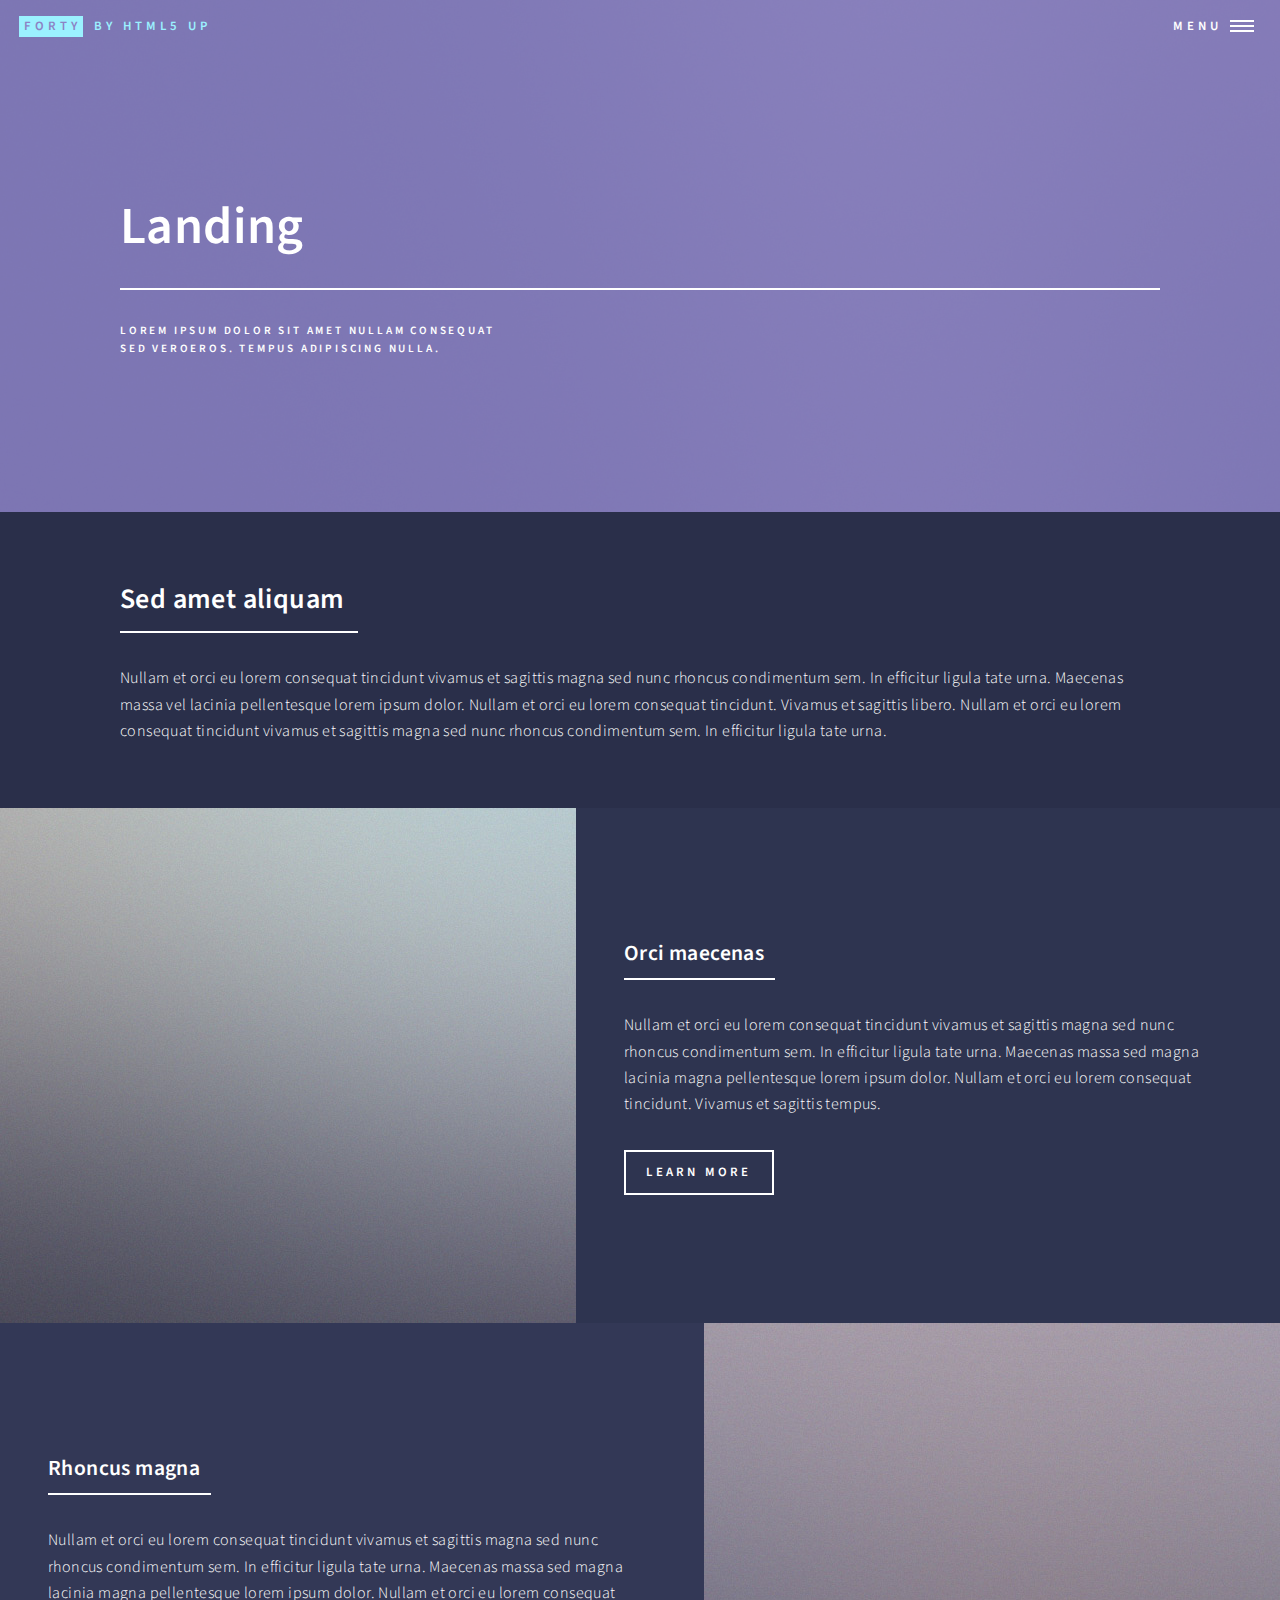
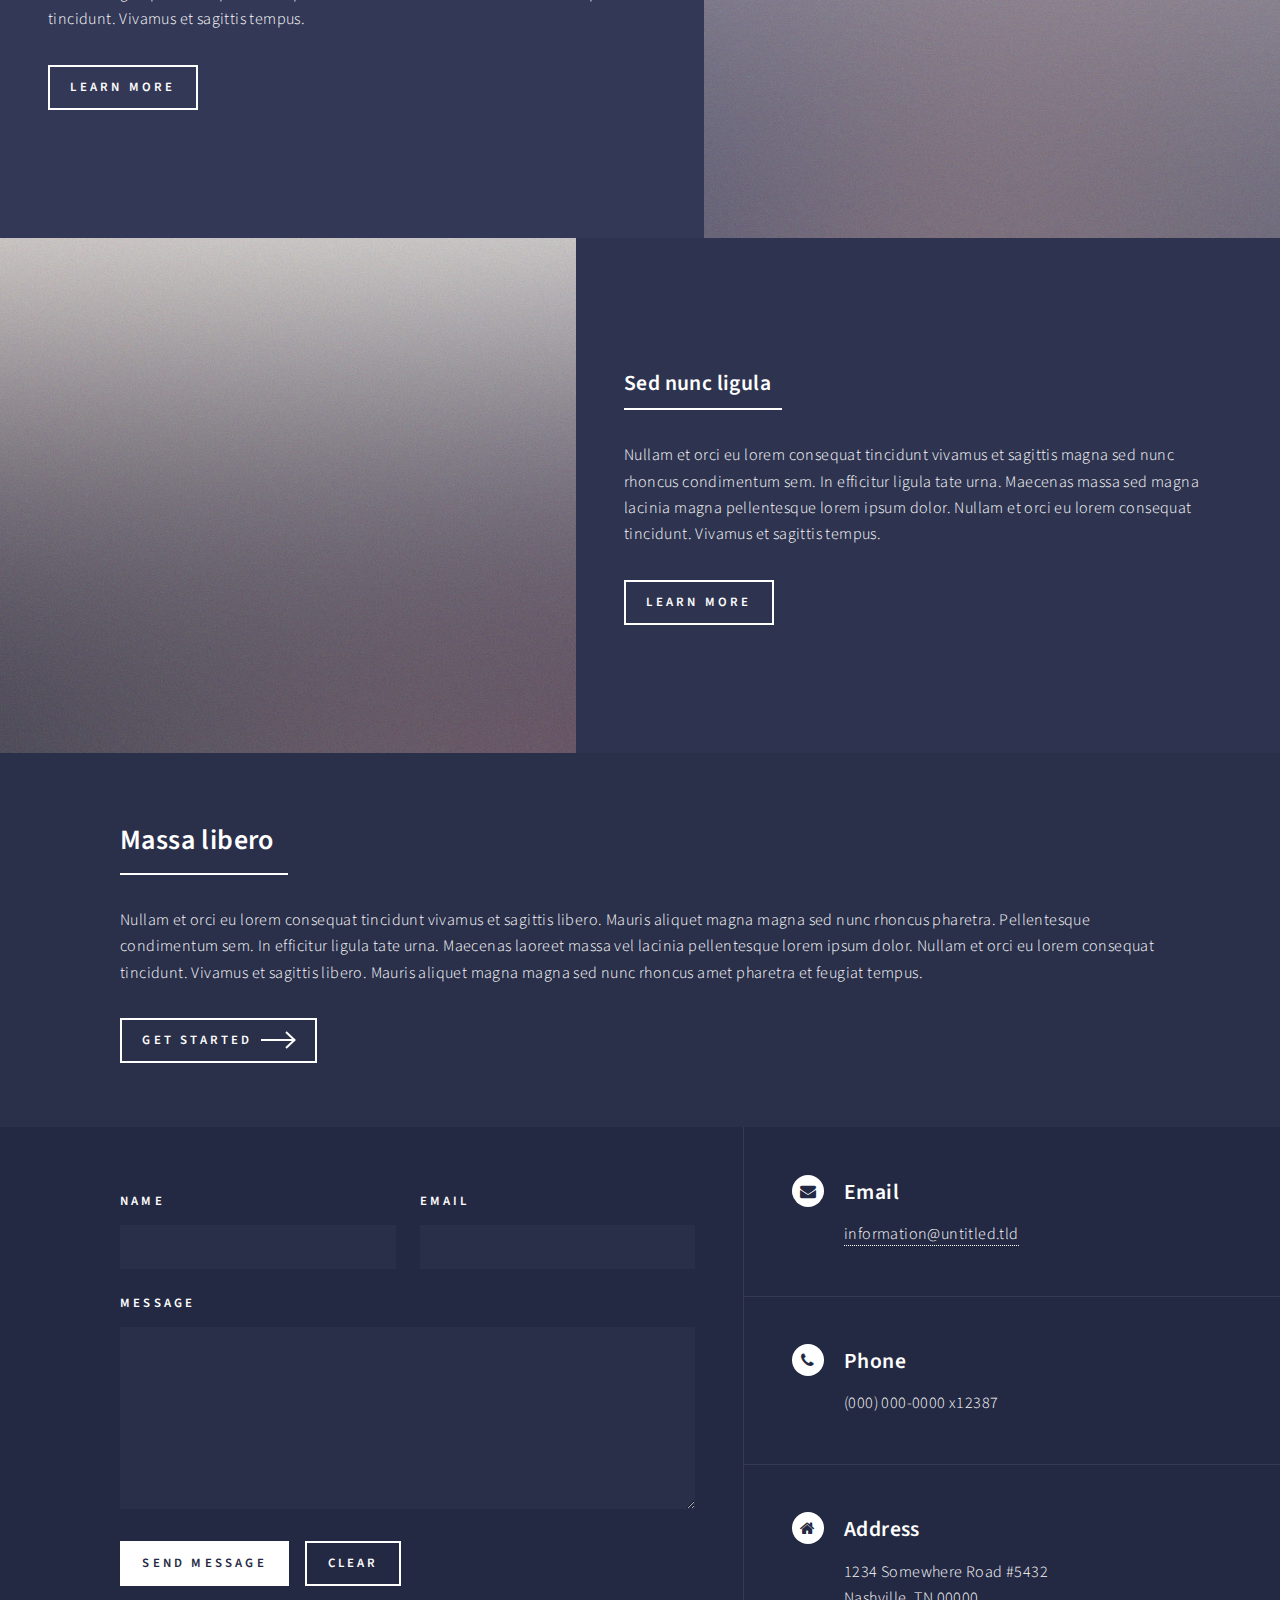
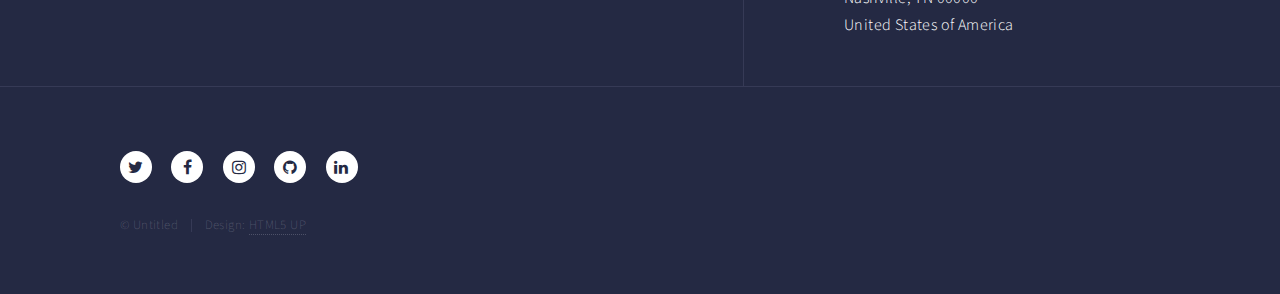
<file: landing.html>
<!DOCTYPE HTML>
<!--
	Forty by HTML5 UP
	html5up.net | @ajlkn
	Free for personal and commercial use under the CCA 3.0 license (html5up.net/license)
-->
<html>
	<head>
		<title>Landing - Forty by HTML5 UP</title>
		<meta charset="utf-8" />
		<meta name="viewport" content="width=device-width, initial-scale=1, user-scalable=no" />
		<link rel="stylesheet" href="assets/css/main.css" />
		<noscript><link rel="stylesheet" href="assets/css/noscript.css" /></noscript>
	</head>
	<body class="is-preload">

		<!-- Wrapper -->
			<div id="wrapper">

				<!-- Header -->
				<!-- Note: The "styleN" class below should match that of the banner element. -->
					<header id="header" class="alt style2">
						<a href="index.html" class="logo"><strong>Forty</strong> <span>by HTML5 UP</span></a>
						<nav>
							<a href="#menu">Menu</a>
						</nav>
					</header>

				<!-- Menu -->
					<nav id="menu">
						<ul class="links">
							<li><a href="index.html">Home</a></li>
							<li><a href="landing.html">Landing</a></li>
							<li><a href="generic.html">Generic</a></li>
							<li><a href="elements.html">Elements</a></li>
						</ul>
						<ul class="actions stacked">
							<li><a href="#" class="button primary fit">Get Started</a></li>
							<li><a href="#" class="button fit">Log In</a></li>
						</ul>
					</nav>

				<!-- Banner -->
				<!-- Note: The "styleN" class below should match that of the header element. -->
					<section id="banner" class="style2">
						<div class="inner">
							<span class="image">
								<img src="images/pic07.jpg" alt="" />
							</span>
							<header class="major">
								<h1>Landing</h1>
							</header>
							<div class="content">
								<p>Lorem ipsum dolor sit amet nullam consequat<br />
								sed veroeros. tempus adipiscing nulla.</p>
							</div>
						</div>
					</section>

				<!-- Main -->
					<div id="main">

						<!-- One -->
							<section id="one">
								<div class="inner">
									<header class="major">
										<h2>Sed amet aliquam</h2>
									</header>
									<p>Nullam et orci eu lorem consequat tincidunt vivamus et sagittis magna sed nunc rhoncus condimentum sem. In efficitur ligula tate urna. Maecenas massa vel lacinia pellentesque lorem ipsum dolor. Nullam et orci eu lorem consequat tincidunt. Vivamus et sagittis libero. Nullam et orci eu lorem consequat tincidunt vivamus et sagittis magna sed nunc rhoncus condimentum sem. In efficitur ligula tate urna.</p>
								</div>
							</section>

						<!-- Two -->
							<section id="two" class="spotlights">
								<section>
									<a href="generic.html" class="image">
										<img src="images/pic08.jpg" alt="" data-position="center center" />
									</a>
									<div class="content">
										<div class="inner">
											<header class="major">
												<h3>Orci maecenas</h3>
											</header>
											<p>Nullam et orci eu lorem consequat tincidunt vivamus et sagittis magna sed nunc rhoncus condimentum sem. In efficitur ligula tate urna. Maecenas massa sed magna lacinia magna pellentesque lorem ipsum dolor. Nullam et orci eu lorem consequat tincidunt. Vivamus et sagittis tempus.</p>
											<ul class="actions">
												<li><a href="generic.html" class="button">Learn more</a></li>
											</ul>
										</div>
									</div>
								</section>
								<section>
									<a href="generic.html" class="image">
										<img src="images/pic09.jpg" alt="" data-position="top center" />
									</a>
									<div class="content">
										<div class="inner">
											<header class="major">
												<h3>Rhoncus magna</h3>
											</header>
											<p>Nullam et orci eu lorem consequat tincidunt vivamus et sagittis magna sed nunc rhoncus condimentum sem. In efficitur ligula tate urna. Maecenas massa sed magna lacinia magna pellentesque lorem ipsum dolor. Nullam et orci eu lorem consequat tincidunt. Vivamus et sagittis tempus.</p>
											<ul class="actions">
												<li><a href="generic.html" class="button">Learn more</a></li>
											</ul>
										</div>
									</div>
								</section>
								<section>
									<a href="generic.html" class="image">
										<img src="images/pic10.jpg" alt="" data-position="25% 25%" />
									</a>
									<div class="content">
										<div class="inner">
											<header class="major">
												<h3>Sed nunc ligula</h3>
											</header>
											<p>Nullam et orci eu lorem consequat tincidunt vivamus et sagittis magna sed nunc rhoncus condimentum sem. In efficitur ligula tate urna. Maecenas massa sed magna lacinia magna pellentesque lorem ipsum dolor. Nullam et orci eu lorem consequat tincidunt. Vivamus et sagittis tempus.</p>
											<ul class="actions">
												<li><a href="generic.html" class="button">Learn more</a></li>
											</ul>
										</div>
									</div>
								</section>
							</section>

						<!-- Three -->
							<section id="three">
								<div class="inner">
									<header class="major">
										<h2>Massa libero</h2>
									</header>
									<p>Nullam et orci eu lorem consequat tincidunt vivamus et sagittis libero. Mauris aliquet magna magna sed nunc rhoncus pharetra. Pellentesque condimentum sem. In efficitur ligula tate urna. Maecenas laoreet massa vel lacinia pellentesque lorem ipsum dolor. Nullam et orci eu lorem consequat tincidunt. Vivamus et sagittis libero. Mauris aliquet magna magna sed nunc rhoncus amet pharetra et feugiat tempus.</p>
									<ul class="actions">
										<li><a href="generic.html" class="button next">Get Started</a></li>
									</ul>
								</div>
							</section>

					</div>

				<!-- Contact -->
					<section id="contact">
						<div class="inner">
							<section>
								<form method="post" action="#">
									<div class="fields">
										<div class="field half">
											<label for="name">Name</label>
											<input type="text" name="name" id="name" />
										</div>
										<div class="field half">
											<label for="email">Email</label>
											<input type="text" name="email" id="email" />
										</div>
										<div class="field">
											<label for="message">Message</label>
											<textarea name="message" id="message" rows="6"></textarea>
										</div>
									</div>
									<ul class="actions">
										<li><input type="submit" value="Send Message" class="primary" /></li>
										<li><input type="reset" value="Clear" /></li>
									</ul>
								</form>
							</section>
							<section class="split">
								<section>
									<div class="contact-method">
										<span class="icon alt fa-envelope"></span>
										<h3>Email</h3>
										<a href="#">information@untitled.tld</a>
									</div>
								</section>
								<section>
									<div class="contact-method">
										<span class="icon alt fa-phone"></span>
										<h3>Phone</h3>
										<span>(000) 000-0000 x12387</span>
									</div>
								</section>
								<section>
									<div class="contact-method">
										<span class="icon alt fa-home"></span>
										<h3>Address</h3>
										<span>1234 Somewhere Road #5432<br />
										Nashville, TN 00000<br />
										United States of America</span>
									</div>
								</section>
							</section>
						</div>
					</section>

				<!-- Footer -->
					<footer id="footer">
						<div class="inner">
							<ul class="icons">
								<li><a href="#" class="icon alt fa-twitter"><span class="label">Twitter</span></a></li>
								<li><a href="#" class="icon alt fa-facebook"><span class="label">Facebook</span></a></li>
								<li><a href="#" class="icon alt fa-instagram"><span class="label">Instagram</span></a></li>
								<li><a href="#" class="icon alt fa-github"><span class="label">GitHub</span></a></li>
								<li><a href="#" class="icon alt fa-linkedin"><span class="label">LinkedIn</span></a></li>
							</ul>
							<ul class="copyright">
								<li>&copy; Untitled</li><li>Design: <a href="https://html5up.net">HTML5 UP</a></li>
							</ul>
						</div>
					</footer>

			</div>

		<!-- Scripts -->
			<script src="assets/js/jquery.min.js"></script>
			<script src="assets/js/jquery.scrolly.min.js"></script>
			<script src="assets/js/jquery.scrollex.min.js"></script>
			<script src="assets/js/browser.min.js"></script>
			<script src="assets/js/breakpoints.min.js"></script>
			<script src="assets/js/util.js"></script>
			<script src="assets/js/main.js"></script>

	</body>
</html>
</file>
<file: assets/css/noscript.css>
/*
	Forty by HTML5 UP
	html5up.net | @ajlkn
	Free for personal and commercial use under the CCA 3.0 license (html5up.net/license)
*/

/* Banner */

	body.is-preload #banner:after {
		opacity: 0.85;
	}

	body.is-preload #banner > .inner {
		-moz-filter: none;
		-webkit-filter: none;
		-ms-filter: none;
		filter: none;
		-moz-transform: none;
		-webkit-transform: none;
		-ms-transform: none;
		transform: none;
		opacity: 1;
	}
</file>
<file: assets/css/main.css>
@import url(font-awesome.min.css);
@import url("https://fonts.googleapis.com/css?family=Source+Sans+Pro:300,300italic,600,600italic");

/*
	Forty by HTML5 UP
	html5up.net | @ajlkn
	Free for personal and commercial use under the CCA 3.0 license (html5up.net/license)
*/

html, body, div, span, applet, object,
iframe, h1, h2, h3, h4, h5, h6, p, blockquote,
pre, a, abbr, acronym, address, big, cite,
code, del, dfn, em, img, ins, kbd, q, s, samp,
small, strike, strong, sub, sup, tt, var, b,
u, i, center, dl, dt, dd, ol, ul, li, fieldset,
form, label, legend, table, caption, tbody,
tfoot, thead, tr, th, td, article, aside,
canvas, details, embed, figure, figcaption,
footer, header, hgroup, menu, nav, output, ruby,
section, summary, time, mark, audio, video {
	margin: 0;
	padding: 0;
	border: 0;
	font-size: 100%;
	font: inherit;
	vertical-align: baseline;}

article, aside, details, figcaption, figure,
footer, header, hgroup, menu, nav, section {
	display: block;}

body {
	line-height: 1;
}

ol, ul {
	list-style: none;
}

blockquote, q {
	quotes: none;
}

	blockquote:before, blockquote:after, q:before, q:after {
		content: '';
		content: none;
	}

table {
	border-collapse: collapse;
	border-spacing: 0;
}

body {
	-webkit-text-size-adjust: none;
}

mark {
	background-color: transparent;
	color: inherit;
}

input::-moz-focus-inner {
	border: 0;
	padding: 0;
}

input, select, textarea {
	-moz-appearance: none;
	-webkit-appearance: none;
	-ms-appearance: none;
	appearance: none;
}

/* Basic */

	@-ms-viewport {
		width: device-width;
	}

	body {
		-ms-overflow-style: scrollbar;
	}

	@media screen and (max-width: 480px) {

		html, body {
			min-width: 320px;
		}

	}

	html {
		box-sizing: border-box;
	}

	*, *:before, *:after {
		box-sizing: inherit;
	}

	body {
		background: #242943;
	}

		body.is-preload *, body.is-preload *:before, body.is-preload *:after {
			-moz-animation: none !important;
			-webkit-animation: none !important;
			-ms-animation: none !important;
			animation: none !important;
			-moz-transition: none !important;
			-webkit-transition: none !important;
			-ms-transition: none !important;
			transition: none !important;
		}

/* Type */

	body, input, select, textarea {
		color: #ffffff;
		font-family: "Source Sans Pro", Helvetica, sans-serif;
		font-size: 17pt;
		font-weight: 300;
		letter-spacing: 0.025em;
		line-height: 1.65;
	}

		@media screen and (max-width: 1680px) {

			body, input, select, textarea {
				font-size: 14pt;
			}

		}

		@media screen and (max-width: 1280px) {

			body, input, select, textarea {
				font-size: 12pt;
			}

		}

		@media screen and (max-width: 360px) {

			body, input, select, textarea {
				font-size: 11pt;
			}

		}

	a {
		-moz-transition: color 0.2s ease-in-out, border-bottom-color 0.2s ease-in-out;
		-webkit-transition: color 0.2s ease-in-out, border-bottom-color 0.2s ease-in-out;
		-ms-transition: color 0.2s ease-in-out, border-bottom-color 0.2s ease-in-out;
		transition: color 0.2s ease-in-out, border-bottom-color 0.2s ease-in-out;
		border-bottom: dotted 1px;
		color: inherit;
		text-decoration: none;
	}

		a:hover {
			border-bottom-color: transparent;
			color: #9bf1ff !important;
		}

		a:active {
			color: #53e3fb !important;
		}

	strong, b {
		color: #ffffff;
		font-weight: 600;
	}

	em, i {
		font-style: italic;
	}

	p {
		margin: 0 0 2em 0;
	}

	h1, h2, h3, h4, h5, h6 {
		color: #ffffff;
		font-weight: 600;
		line-height: 1.65;
		margin: 0 0 1em 0;
	}

		h1 a, h2 a, h3 a, h4 a, h5 a, h6 a {
			color: inherit;
			border-bottom: 0;
		}

	h1 {
		font-size: 2.5em;
	}

	h2 {
		font-size: 1.75em;
	}

	h3 {
		font-size: 1.35em;
	}

	h4 {
		font-size: 1.1em;
	}

	h5 {
		font-size: 0.9em;
	}

	h6 {
		font-size: 0.7em;
	}

	@media screen and (max-width: 736px) {

		h1 {
			font-size: 2em;
		}

		h2 {
			font-size: 1.5em;
		}

		h3 {
			font-size: 1.25em;
		}

	}

	sub {
		font-size: 0.8em;
		position: relative;
		top: 0.5em;
	}

	sup {
		font-size: 0.8em;
		position: relative;
		top: -0.5em;
	}

	blockquote {
		border-left: solid 4px rgba(212, 212, 255, 0.1);
		font-style: italic;
		margin: 0 0 2em 0;
		padding: 0.5em 0 0.5em 2em;
	}

	code {
		background: rgba(212, 212, 255, 0.035);
		font-family: "Courier New", monospace;
		font-size: 0.9em;
		margin: 0 0.25em;
		padding: 0.25em 0.65em;
	}

	pre {
		-webkit-overflow-scrolling: touch;
		font-family: "Courier New", monospace;
		font-size: 0.9em;
		margin: 0 0 2em 0;
	}

		pre code {
			display: block;
			line-height: 1.75;
			padding: 1em 1.5em;
			overflow-x: auto;
		}

	hr {
		border: 0;
		border-bottom: solid 1px rgba(212, 212, 255, 0.1);
		margin: 2em 0;
	}

		hr.major {
			margin: 3em 0;
		}

	.align-left {
		text-align: left;
	}

	.align-center {
		text-align: center;
	}

	.align-right {
		text-align: right;
	}

/* Row */

	.row {
		display: flex;
		flex-wrap: wrap;
		box-sizing: border-box;
		align-items: stretch;
	}

		.row > * {
			box-sizing: border-box;
		}

		.row.gtr-uniform > * > :last-child {
			margin-bottom: 0;
		}

		.row.aln-left {
			justify-content: flex-start;
		}

		.row.aln-center {
			justify-content: center;
		}

		.row.aln-right {
			justify-content: flex-end;
		}

		.row.aln-top {
			align-items: flex-start;
		}

		.row.aln-middle {
			align-items: center;
		}

		.row.aln-bottom {
			align-items: flex-end;
		}

		.row > .imp {
			order: -1;
		}

		.row > .col-1 {
			width: 8.3333333333%;
		}

		.row > .off-1 {
			margin-left: 8.3333333333%;
		}

		.row > .col-2 {
			width: 16.6666666667%;
		}

		.row > .off-2 {
			margin-left: 16.6666666667%;
		}

		.row > .col-3 {
			width: 25%;
		}

		.row > .off-3 {
			margin-left: 25%;
		}

		.row > .col-4 {
			width: 33.3333333333%;
		}

		.row > .off-4 {
			margin-left: 33.3333333333%;
		}

		.row > .col-5 {
			width: 41.6666666667%;
		}

		.row > .off-5 {
			margin-left: 41.6666666667%;
		}

		.row > .col-6 {
			width: 50%;
		}

		.row > .off-6 {
			margin-left: 50%;
		}

		.row > .col-7 {
			width: 58.3333333333%;
		}

		.row > .off-7 {
			margin-left: 58.3333333333%;
		}

		.row > .col-8 {
			width: 66.6666666667%;
		}

		.row > .off-8 {
			margin-left: 66.6666666667%;
		}

		.row > .col-9 {
			width: 75%;
		}

		.row > .off-9 {
			margin-left: 75%;
		}

		.row > .col-10 {
			width: 83.3333333333%;
		}

		.row > .off-10 {
			margin-left: 83.3333333333%;
		}

		.row > .col-11 {
			width: 91.6666666667%;
		}

		.row > .off-11 {
			margin-left: 91.6666666667%;
		}

		.row > .col-12 {
			width: 100%;
		}

		.row > .off-12 {
			margin-left: 100%;
		}

		.row.gtr-0 {
			margin-top: 0;
			margin-left: 0em;
		}

			.row.gtr-0 > * {
				padding: 0 0 0 0em;
			}

			.row.gtr-0.gtr-uniform {
				margin-top: 0em;
			}

				.row.gtr-0.gtr-uniform > * {
					padding-top: 0em;
				}

		.row.gtr-25 {
			margin-top: 0;
			margin-left: -0.5em;
		}

			.row.gtr-25 > * {
				padding: 0 0 0 0.5em;
			}

			.row.gtr-25.gtr-uniform {
				margin-top: -0.5em;
			}

				.row.gtr-25.gtr-uniform > * {
					padding-top: 0.5em;
				}

		.row.gtr-50 {
			margin-top: 0;
			margin-left: -1em;
		}

			.row.gtr-50 > * {
				padding: 0 0 0 1em;
			}

			.row.gtr-50.gtr-uniform {
				margin-top: -1em;
			}

				.row.gtr-50.gtr-uniform > * {
					padding-top: 1em;
				}

		.row {
			margin-top: 0;
			margin-left: -2em;
		}

			.row > * {
				padding: 0 0 0 2em;
			}

			.row.gtr-uniform {
				margin-top: -2em;
			}

				.row.gtr-uniform > * {
					padding-top: 2em;
				}

		.row.gtr-150 {
			margin-top: 0;
			margin-left: -3em;
		}

			.row.gtr-150 > * {
				padding: 0 0 0 3em;
			}

			.row.gtr-150.gtr-uniform {
				margin-top: -3em;
			}

				.row.gtr-150.gtr-uniform > * {
					padding-top: 3em;
				}

		.row.gtr-200 {
			margin-top: 0;
			margin-left: -4em;
		}

			.row.gtr-200 > * {
				padding: 0 0 0 4em;
			}

			.row.gtr-200.gtr-uniform {
				margin-top: -4em;
			}

				.row.gtr-200.gtr-uniform > * {
					padding-top: 4em;
				}

		@media screen and (max-width: 1680px) {

			.row {
				display: flex;
				flex-wrap: wrap;
				box-sizing: border-box;
				align-items: stretch;
			}

				.row > * {
					box-sizing: border-box;
				}

				.row.gtr-uniform > * > :last-child {
					margin-bottom: 0;
				}

				.row.aln-left {
					justify-content: flex-start;
				}

				.row.aln-center {
					justify-content: center;
				}

				.row.aln-right {
					justify-content: flex-end;
				}

				.row.aln-top {
					align-items: flex-start;
				}

				.row.aln-middle {
					align-items: center;
				}

				.row.aln-bottom {
					align-items: flex-end;
				}

				.row > .imp-xlarge {
					order: -1;
				}

				.row > .col-1-xlarge {
					width: 8.3333333333%;
				}

				.row > .off-1-xlarge {
					margin-left: 8.3333333333%;
				}

				.row > .col-2-xlarge {
					width: 16.6666666667%;
				}

				.row > .off-2-xlarge {
					margin-left: 16.6666666667%;
				}

				.row > .col-3-xlarge {
					width: 25%;
				}

				.row > .off-3-xlarge {
					margin-left: 25%;
				}

				.row > .col-4-xlarge {
					width: 33.3333333333%;
				}

				.row > .off-4-xlarge {
					margin-left: 33.3333333333%;
				}

				.row > .col-5-xlarge {
					width: 41.6666666667%;
				}

				.row > .off-5-xlarge {
					margin-left: 41.6666666667%;
				}

				.row > .col-6-xlarge {
					width: 50%;
				}

				.row > .off-6-xlarge {
					margin-left: 50%;
				}

				.row > .col-7-xlarge {
					width: 58.3333333333%;
				}

				.row > .off-7-xlarge {
					margin-left: 58.3333333333%;
				}

				.row > .col-8-xlarge {
					width: 66.6666666667%;
				}

				.row > .off-8-xlarge {
					margin-left: 66.6666666667%;
				}

				.row > .col-9-xlarge {
					width: 75%;
				}

				.row > .off-9-xlarge {
					margin-left: 75%;
				}

				.row > .col-10-xlarge {
					width: 83.3333333333%;
				}

				.row > .off-10-xlarge {
					margin-left: 83.3333333333%;
				}

				.row > .col-11-xlarge {
					width: 91.6666666667%;
				}

				.row > .off-11-xlarge {
					margin-left: 91.6666666667%;
				}

				.row > .col-12-xlarge {
					width: 100%;
				}

				.row > .off-12-xlarge {
					margin-left: 100%;
				}

				.row.gtr-0 {
					margin-top: 0;
					margin-left: 0em;
				}

					.row.gtr-0 > * {
						padding: 0 0 0 0em;
					}

					.row.gtr-0.gtr-uniform {
						margin-top: 0em;
					}

						.row.gtr-0.gtr-uniform > * {
							padding-top: 0em;
						}

				.row.gtr-25 {
					margin-top: 0;
					margin-left: -0.5em;
				}

					.row.gtr-25 > * {
						padding: 0 0 0 0.5em;
					}

					.row.gtr-25.gtr-uniform {
						margin-top: -0.5em;
					}

						.row.gtr-25.gtr-uniform > * {
							padding-top: 0.5em;
						}

				.row.gtr-50 {
					margin-top: 0;
					margin-left: -1em;
				}

					.row.gtr-50 > * {
						padding: 0 0 0 1em;
					}

					.row.gtr-50.gtr-uniform {
						margin-top: -1em;
					}

						.row.gtr-50.gtr-uniform > * {
							padding-top: 1em;
						}

				.row {
					margin-top: 0;
					margin-left: -2em;
				}

					.row > * {
						padding: 0 0 0 2em;
					}

					.row.gtr-uniform {
						margin-top: -2em;
					}

						.row.gtr-uniform > * {
							padding-top: 2em;
						}

				.row.gtr-150 {
					margin-top: 0;
					margin-left: -3em;
				}

					.row.gtr-150 > * {
						padding: 0 0 0 3em;
					}

					.row.gtr-150.gtr-uniform {
						margin-top: -3em;
					}

						.row.gtr-150.gtr-uniform > * {
							padding-top: 3em;
						}

				.row.gtr-200 {
					margin-top: 0;
					margin-left: -4em;
				}

					.row.gtr-200 > * {
						padding: 0 0 0 4em;
					}

					.row.gtr-200.gtr-uniform {
						margin-top: -4em;
					}

						.row.gtr-200.gtr-uniform > * {
							padding-top: 4em;
						}

		}

		@media screen and (max-width: 1280px) {

			.row {
				display: flex;
				flex-wrap: wrap;
				box-sizing: border-box;
				align-items: stretch;
			}

				.row > * {
					box-sizing: border-box;
				}

				.row.gtr-uniform > * > :last-child {
					margin-bottom: 0;
				}

				.row.aln-left {
					justify-content: flex-start;
				}

				.row.aln-center {
					justify-content: center;
				}

				.row.aln-right {
					justify-content: flex-end;
				}

				.row.aln-top {
					align-items: flex-start;
				}

				.row.aln-middle {
					align-items: center;
				}

				.row.aln-bottom {
					align-items: flex-end;
				}

				.row > .imp-large {
					order: -1;
				}

				.row > .col-1-large {
					width: 8.3333333333%;
				}

				.row > .off-1-large {
					margin-left: 8.3333333333%;
				}

				.row > .col-2-large {
					width: 16.6666666667%;
				}

				.row > .off-2-large {
					margin-left: 16.6666666667%;
				}

				.row > .col-3-large {
					width: 25%;
				}

				.row > .off-3-large {
					margin-left: 25%;
				}

				.row > .col-4-large {
					width: 33.3333333333%;
				}

				.row > .off-4-large {
					margin-left: 33.3333333333%;
				}

				.row > .col-5-large {
					width: 41.6666666667%;
				}

				.row > .off-5-large {
					margin-left: 41.6666666667%;
				}

				.row > .col-6-large {
					width: 50%;
				}

				.row > .off-6-large {
					margin-left: 50%;
				}

				.row > .col-7-large {
					width: 58.3333333333%;
				}

				.row > .off-7-large {
					margin-left: 58.3333333333%;
				}

				.row > .col-8-large {
					width: 66.6666666667%;
				}

				.row > .off-8-large {
					margin-left: 66.6666666667%;
				}

				.row > .col-9-large {
					width: 75%;
				}

				.row > .off-9-large {
					margin-left: 75%;
				}

				.row > .col-10-large {
					width: 83.3333333333%;
				}

				.row > .off-10-large {
					margin-left: 83.3333333333%;
				}

				.row > .col-11-large {
					width: 91.6666666667%;
				}

				.row > .off-11-large {
					margin-left: 91.6666666667%;
				}

				.row > .col-12-large {
					width: 100%;
				}

				.row > .off-12-large {
					margin-left: 100%;
				}

				.row.gtr-0 {
					margin-top: 0;
					margin-left: 0em;
				}

					.row.gtr-0 > * {
						padding: 0 0 0 0em;
					}

					.row.gtr-0.gtr-uniform {
						margin-top: 0em;
					}

						.row.gtr-0.gtr-uniform > * {
							padding-top: 0em;
						}

				.row.gtr-25 {
					margin-top: 0;
					margin-left: -0.375em;
				}

					.row.gtr-25 > * {
						padding: 0 0 0 0.375em;
					}

					.row.gtr-25.gtr-uniform {
						margin-top: -0.375em;
					}

						.row.gtr-25.gtr-uniform > * {
							padding-top: 0.375em;
						}

				.row.gtr-50 {
					margin-top: 0;
					margin-left: -0.75em;
				}

					.row.gtr-50 > * {
						padding: 0 0 0 0.75em;
					}

					.row.gtr-50.gtr-uniform {
						margin-top: -0.75em;
					}

						.row.gtr-50.gtr-uniform > * {
							padding-top: 0.75em;
						}

				.row {
					margin-top: 0;
					margin-left: -1.5em;
				}

					.row > * {
						padding: 0 0 0 1.5em;
					}

					.row.gtr-uniform {
						margin-top: -1.5em;
					}

						.row.gtr-uniform > * {
							padding-top: 1.5em;
						}

				.row.gtr-150 {
					margin-top: 0;
					margin-left: -2.25em;
				}

					.row.gtr-150 > * {
						padding: 0 0 0 2.25em;
					}

					.row.gtr-150.gtr-uniform {
						margin-top: -2.25em;
					}

						.row.gtr-150.gtr-uniform > * {
							padding-top: 2.25em;
						}

				.row.gtr-200 {
					margin-top: 0;
					margin-left: -3em;
				}

					.row.gtr-200 > * {
						padding: 0 0 0 3em;
					}

					.row.gtr-200.gtr-uniform {
						margin-top: -3em;
					}

						.row.gtr-200.gtr-uniform > * {
							padding-top: 3em;
						}

		}

		@media screen and (max-width: 980px) {

			.row {
				display: flex;
				flex-wrap: wrap;
				box-sizing: border-box;
				align-items: stretch;
			}

				.row > * {
					box-sizing: border-box;
				}

				.row.gtr-uniform > * > :last-child {
					margin-bottom: 0;
				}

				.row.aln-left {
					justify-content: flex-start;
				}

				.row.aln-center {
					justify-content: center;
				}

				.row.aln-right {
					justify-content: flex-end;
				}

				.row.aln-top {
					align-items: flex-start;
				}

				.row.aln-middle {
					align-items: center;
				}

				.row.aln-bottom {
					align-items: flex-end;
				}

				.row > .imp-medium {
					order: -1;
				}

				.row > .col-1-medium {
					width: 8.3333333333%;
				}

				.row > .off-1-medium {
					margin-left: 8.3333333333%;
				}

				.row > .col-2-medium {
					width: 16.6666666667%;
				}

				.row > .off-2-medium {
					margin-left: 16.6666666667%;
				}

				.row > .col-3-medium {
					width: 25%;
				}

				.row > .off-3-medium {
					margin-left: 25%;
				}

				.row > .col-4-medium {
					width: 33.3333333333%;
				}

				.row > .off-4-medium {
					margin-left: 33.3333333333%;
				}

				.row > .col-5-medium {
					width: 41.6666666667%;
				}

				.row > .off-5-medium {
					margin-left: 41.6666666667%;
				}

				.row > .col-6-medium {
					width: 50%;
				}

				.row > .off-6-medium {
					margin-left: 50%;
				}

				.row > .col-7-medium {
					width: 58.3333333333%;
				}

				.row > .off-7-medium {
					margin-left: 58.3333333333%;
				}

				.row > .col-8-medium {
					width: 66.6666666667%;
				}

				.row > .off-8-medium {
					margin-left: 66.6666666667%;
				}

				.row > .col-9-medium {
					width: 75%;
				}

				.row > .off-9-medium {
					margin-left: 75%;
				}

				.row > .col-10-medium {
					width: 83.3333333333%;
				}

				.row > .off-10-medium {
					margin-left: 83.3333333333%;
				}

				.row > .col-11-medium {
					width: 91.6666666667%;
				}

				.row > .off-11-medium {
					margin-left: 91.6666666667%;
				}

				.row > .col-12-medium {
					width: 100%;
				}

				.row > .off-12-medium {
					margin-left: 100%;
				}

				.row.gtr-0 {
					margin-top: 0;
					margin-left: 0em;
				}

					.row.gtr-0 > * {
						padding: 0 0 0 0em;
					}

					.row.gtr-0.gtr-uniform {
						margin-top: 0em;
					}

						.row.gtr-0.gtr-uniform > * {
							padding-top: 0em;
						}

				.row.gtr-25 {
					margin-top: 0;
					margin-left: -0.375em;
				}

					.row.gtr-25 > * {
						padding: 0 0 0 0.375em;
					}

					.row.gtr-25.gtr-uniform {
						margin-top: -0.375em;
					}

						.row.gtr-25.gtr-uniform > * {
							padding-top: 0.375em;
						}

				.row.gtr-50 {
					margin-top: 0;
					margin-left: -0.75em;
				}

					.row.gtr-50 > * {
						padding: 0 0 0 0.75em;
					}

					.row.gtr-50.gtr-uniform {
						margin-top: -0.75em;
					}

						.row.gtr-50.gtr-uniform > * {
							padding-top: 0.75em;
						}

				.row {
					margin-top: 0;
					margin-left: -1.5em;
				}

					.row > * {
						padding: 0 0 0 1.5em;
					}

					.row.gtr-uniform {
						margin-top: -1.5em;
					}

						.row.gtr-uniform > * {
							padding-top: 1.5em;
						}

				.row.gtr-150 {
					margin-top: 0;
					margin-left: -2.25em;
				}

					.row.gtr-150 > * {
						padding: 0 0 0 2.25em;
					}

					.row.gtr-150.gtr-uniform {
						margin-top: -2.25em;
					}

						.row.gtr-150.gtr-uniform > * {
							padding-top: 2.25em;
						}

				.row.gtr-200 {
					margin-top: 0;
					margin-left: -3em;
				}

					.row.gtr-200 > * {
						padding: 0 0 0 3em;
					}

					.row.gtr-200.gtr-uniform {
						margin-top: -3em;
					}

						.row.gtr-200.gtr-uniform > * {
							padding-top: 3em;
						}

		}

		@media screen and (max-width: 736px) {

			.row {
				display: flex;
				flex-wrap: wrap;
				box-sizing: border-box;
				align-items: stretch;
			}

				.row > * {
					box-sizing: border-box;
				}

				.row.gtr-uniform > * > :last-child {
					margin-bottom: 0;
				}

				.row.aln-left {
					justify-content: flex-start;
				}

				.row.aln-center {
					justify-content: center;
				}

				.row.aln-right {
					justify-content: flex-end;
				}

				.row.aln-top {
					align-items: flex-start;
				}

				.row.aln-middle {
					align-items: center;
				}

				.row.aln-bottom {
					align-items: flex-end;
				}

				.row > .imp-small {
					order: -1;
				}

				.row > .col-1-small {
					width: 8.3333333333%;
				}

				.row > .off-1-small {
					margin-left: 8.3333333333%;
				}

				.row > .col-2-small {
					width: 16.6666666667%;
				}

				.row > .off-2-small {
					margin-left: 16.6666666667%;
				}

				.row > .col-3-small {
					width: 25%;
				}

				.row > .off-3-small {
					margin-left: 25%;
				}

				.row > .col-4-small {
					width: 33.3333333333%;
				}

				.row > .off-4-small {
					margin-left: 33.3333333333%;
				}

				.row > .col-5-small {
					width: 41.6666666667%;
				}

				.row > .off-5-small {
					margin-left: 41.6666666667%;
				}

				.row > .col-6-small {
					width: 50%;
				}

				.row > .off-6-small {
					margin-left: 50%;
				}

				.row > .col-7-small {
					width: 58.3333333333%;
				}

				.row > .off-7-small {
					margin-left: 58.3333333333%;
				}

				.row > .col-8-small {
					width: 66.6666666667%;
				}

				.row > .off-8-small {
					margin-left: 66.6666666667%;
				}

				.row > .col-9-small {
					width: 75%;
				}

				.row > .off-9-small {
					margin-left: 75%;
				}

				.row > .col-10-small {
					width: 83.3333333333%;
				}

				.row > .off-10-small {
					margin-left: 83.3333333333%;
				}

				.row > .col-11-small {
					width: 91.6666666667%;
				}

				.row > .off-11-small {
					margin-left: 91.6666666667%;
				}

				.row > .col-12-small {
					width: 100%;
				}

				.row > .off-12-small {
					margin-left: 100%;
				}

				.row.gtr-0 {
					margin-top: 0;
					margin-left: 0em;
				}

					.row.gtr-0 > * {
						padding: 0 0 0 0em;
					}

					.row.gtr-0.gtr-uniform {
						margin-top: 0em;
					}

						.row.gtr-0.gtr-uniform > * {
							padding-top: 0em;
						}

				.row.gtr-25 {
					margin-top: 0;
					margin-left: -0.3125em;
				}

					.row.gtr-25 > * {
						padding: 0 0 0 0.3125em;
					}

					.row.gtr-25.gtr-uniform {
						margin-top: -0.3125em;
					}

						.row.gtr-25.gtr-uniform > * {
							padding-top: 0.3125em;
						}

				.row.gtr-50 {
					margin-top: 0;
					margin-left: -0.625em;
				}

					.row.gtr-50 > * {
						padding: 0 0 0 0.625em;
					}

					.row.gtr-50.gtr-uniform {
						margin-top: -0.625em;
					}

						.row.gtr-50.gtr-uniform > * {
							padding-top: 0.625em;
						}

				.row {
					margin-top: 0;
					margin-left: -1.25em;
				}

					.row > * {
						padding: 0 0 0 1.25em;
					}

					.row.gtr-uniform {
						margin-top: -1.25em;
					}

						.row.gtr-uniform > * {
							padding-top: 1.25em;
						}

				.row.gtr-150 {
					margin-top: 0;
					margin-left: -1.875em;
				}

					.row.gtr-150 > * {
						padding: 0 0 0 1.875em;
					}

					.row.gtr-150.gtr-uniform {
						margin-top: -1.875em;
					}

						.row.gtr-150.gtr-uniform > * {
							padding-top: 1.875em;
						}

				.row.gtr-200 {
					margin-top: 0;
					margin-left: -2.5em;
				}

					.row.gtr-200 > * {
						padding: 0 0 0 2.5em;
					}

					.row.gtr-200.gtr-uniform {
						margin-top: -2.5em;
					}

						.row.gtr-200.gtr-uniform > * {
							padding-top: 2.5em;
						}

		}

		@media screen and (max-width: 480px) {

			.row {
				display: flex;
				flex-wrap: wrap;
				box-sizing: border-box;
				align-items: stretch;
			}

				.row > * {
					box-sizing: border-box;
				}

				.row.gtr-uniform > * > :last-child {
					margin-bottom: 0;
				}

				.row.aln-left {
					justify-content: flex-start;
				}

				.row.aln-center {
					justify-content: center;
				}

				.row.aln-right {
					justify-content: flex-end;
				}

				.row.aln-top {
					align-items: flex-start;
				}

				.row.aln-middle {
					align-items: center;
				}

				.row.aln-bottom {
					align-items: flex-end;
				}

				.row > .imp-xsmall {
					order: -1;
				}

				.row > .col-1-xsmall {
					width: 8.3333333333%;
				}

				.row > .off-1-xsmall {
					margin-left: 8.3333333333%;
				}

				.row > .col-2-xsmall {
					width: 16.6666666667%;
				}

				.row > .off-2-xsmall {
					margin-left: 16.6666666667%;
				}

				.row > .col-3-xsmall {
					width: 25%;
				}

				.row > .off-3-xsmall {
					margin-left: 25%;
				}

				.row > .col-4-xsmall {
					width: 33.3333333333%;
				}

				.row > .off-4-xsmall {
					margin-left: 33.3333333333%;
				}

				.row > .col-5-xsmall {
					width: 41.6666666667%;
				}

				.row > .off-5-xsmall {
					margin-left: 41.6666666667%;
				}

				.row > .col-6-xsmall {
					width: 50%;
				}

				.row > .off-6-xsmall {
					margin-left: 50%;
				}

				.row > .col-7-xsmall {
					width: 58.3333333333%;
				}

				.row > .off-7-xsmall {
					margin-left: 58.3333333333%;
				}

				.row > .col-8-xsmall {
					width: 66.6666666667%;
				}

				.row > .off-8-xsmall {
					margin-left: 66.6666666667%;
				}

				.row > .col-9-xsmall {
					width: 75%;
				}

				.row > .off-9-xsmall {
					margin-left: 75%;
				}

				.row > .col-10-xsmall {
					width: 83.3333333333%;
				}

				.row > .off-10-xsmall {
					margin-left: 83.3333333333%;
				}

				.row > .col-11-xsmall {
					width: 91.6666666667%;
				}

				.row > .off-11-xsmall {
					margin-left: 91.6666666667%;
				}

				.row > .col-12-xsmall {
					width: 100%;
				}

				.row > .off-12-xsmall {
					margin-left: 100%;
				}

				.row.gtr-0 {
					margin-top: 0;
					margin-left: 0em;
				}

					.row.gtr-0 > * {
						padding: 0 0 0 0em;
					}

					.row.gtr-0.gtr-uniform {
						margin-top: 0em;
					}

						.row.gtr-0.gtr-uniform > * {
							padding-top: 0em;
						}

				.row.gtr-25 {
					margin-top: 0;
					margin-left: -0.3125em;
				}

					.row.gtr-25 > * {
						padding: 0 0 0 0.3125em;
					}

					.row.gtr-25.gtr-uniform {
						margin-top: -0.3125em;
					}

						.row.gtr-25.gtr-uniform > * {
							padding-top: 0.3125em;
						}

				.row.gtr-50 {
					margin-top: 0;
					margin-left: -0.625em;
				}

					.row.gtr-50 > * {
						padding: 0 0 0 0.625em;
					}

					.row.gtr-50.gtr-uniform {
						margin-top: -0.625em;
					}

						.row.gtr-50.gtr-uniform > * {
							padding-top: 0.625em;
						}

				.row {
					margin-top: 0;
					margin-left: -1.25em;
				}

					.row > * {
						padding: 0 0 0 1.25em;
					}

					.row.gtr-uniform {
						margin-top: -1.25em;
					}

						.row.gtr-uniform > * {
							padding-top: 1.25em;
						}

				.row.gtr-150 {
					margin-top: 0;
					margin-left: -1.875em;
				}

					.row.gtr-150 > * {
						padding: 0 0 0 1.875em;
					}

					.row.gtr-150.gtr-uniform {
						margin-top: -1.875em;
					}

						.row.gtr-150.gtr-uniform > * {
							padding-top: 1.875em;
						}

				.row.gtr-200 {
					margin-top: 0;
					margin-left: -2.5em;
				}

					.row.gtr-200 > * {
						padding: 0 0 0 2.5em;
					}

					.row.gtr-200.gtr-uniform {
						margin-top: -2.5em;
					}

						.row.gtr-200.gtr-uniform > * {
							padding-top: 2.5em;
						}

		}

/* Section/Article */

	section.special, article.special {
		text-align: center;
	}

	header.major {
		width: -moz-max-content;
		width: -webkit-max-content;
		width: -ms-max-content;
		width: max-content;
		margin-bottom: 2em;
	}

		header.major > :first-child {
			margin-bottom: 0;
			width: calc(100% + 0.5em);
		}

			header.major > :first-child:after {
				content: '';
				background-color: #ffffff;
				display: block;
				height: 2px;
				margin: 0.325em 0 0.5em 0;
				width: 100%;
			}

		header.major > p {
			font-size: 0.7em;
			font-weight: 600;
			letter-spacing: 0.25em;
			margin-bottom: 0;
			text-transform: uppercase;
		}

		body.is-ie header.major > :first-child:after {
			max-width: 9em;
		}

		body.is-ie header.major > h1:after {
			max-width: 100% !important;
		}

	@media screen and (max-width: 736px) {

		header.major > p br {
			display: none;
		}

	}

/* Form */

	form {
		margin: 0 0 2em 0;
	}

		form > :last-child {
			margin-bottom: 0;
		}

		form > .fields {
			display: -moz-flex;
			display: -webkit-flex;
			display: -ms-flex;
			display: flex;
			-moz-flex-wrap: wrap;
			-webkit-flex-wrap: wrap;
			-ms-flex-wrap: wrap;
			flex-wrap: wrap;
			width: calc(100% + 3em);
			margin: -1.5em 0 2em -1.5em;
		}

			form > .fields > .field {
				-moz-flex-grow: 0;
				-webkit-flex-grow: 0;
				-ms-flex-grow: 0;
				flex-grow: 0;
				-moz-flex-shrink: 0;
				-webkit-flex-shrink: 0;
				-ms-flex-shrink: 0;
				flex-shrink: 0;
				padding: 1.5em 0 0 1.5em;
				width: calc(100% - 1.5em);
			}

				form > .fields > .field.half {
					width: calc(50% - 0.75em);
				}

				form > .fields > .field.third {
					width: calc(100%/3 - 0.5em);
				}

				form > .fields > .field.quarter {
					width: calc(25% - 0.375em);
				}

		@media screen and (max-width: 480px) {

			form > .fields {
				width: calc(100% + 3em);
				margin: -1.5em 0 2em -1.5em;
			}

				form > .fields > .field {
					padding: 1.5em 0 0 1.5em;
					width: calc(100% - 1.5em);
				}

					form > .fields > .field.half {
						width: calc(100% - 1.5em);
					}

					form > .fields > .field.third {
						width: calc(100% - 1.5em);
					}

					form > .fields > .field.quarter {
						width: calc(100% - 1.5em);
					}

		}

	label {
		color: #ffffff;
		display: block;
		font-size: 0.8em;
		font-weight: 600;
		letter-spacing: 0.25em;
		margin: 0 0 1em 0;
		text-transform: uppercase;
	}

	input[type="text"],
	input[type="password"],
	input[type="email"],
	input[type="tel"],
	input[type="search"],
	input[type="url"],
	select,
	textarea {
		-moz-appearance: none;
		-webkit-appearance: none;
		-ms-appearance: none;
		appearance: none;
		background: rgba(212, 212, 255, 0.035);
		border: none;
		border-radius: 0;
		color: inherit;
		display: block;
		outline: 0;
		padding: 0 1em;
		text-decoration: none;
		width: 100%;
	}

		input[type="text"]:invalid,
		input[type="password"]:invalid,
		input[type="email"]:invalid,
		input[type="tel"]:invalid,
		input[type="search"]:invalid,
		input[type="url"]:invalid,
		select:invalid,
		textarea:invalid {
			box-shadow: none;
		}

		input[type="text"]:focus,
		input[type="password"]:focus,
		input[type="email"]:focus,
		input[type="tel"]:focus,
		input[type="search"]:focus,
		input[type="url"]:focus,
		select:focus,
		textarea:focus {
			border-color: #9bf1ff;
			box-shadow: 0 0 0 2px #9bf1ff;
		}

	select {
		background-image: url("data:image/svg+xml;charset=utf8,%3Csvg xmlns='http://www.w3.org/2000/svg' width='40' height='40' preserveAspectRatio='none' viewBox='0 0 40 40'%3E%3Cpath d='M9.4,12.3l10.4,10.4l10.4-10.4c0.2-0.2,0.5-0.4,0.9-0.4c0.3,0,0.6,0.1,0.9,0.4l3.3,3.3c0.2,0.2,0.4,0.5,0.4,0.9 c0,0.4-0.1,0.6-0.4,0.9L20.7,31.9c-0.2,0.2-0.5,0.4-0.9,0.4c-0.3,0-0.6-0.1-0.9-0.4L4.3,17.3c-0.2-0.2-0.4-0.5-0.4-0.9 c0-0.4,0.1-0.6,0.4-0.9l3.3-3.3c0.2-0.2,0.5-0.4,0.9-0.4S9.1,12.1,9.4,12.3z' fill='rgba(212, 212, 255, 0.1)' /%3E%3C/svg%3E");
		background-size: 1.25rem;
		background-repeat: no-repeat;
		background-position: calc(100% - 1rem) center;
		height: 2.75em;
		padding-right: 2.75em;
		text-overflow: ellipsis;
	}

		select option {
			color: #ffffff;
			background: #242943;
		}

		select:focus::-ms-value {
			background-color: transparent;
		}

		select::-ms-expand {
			display: none;
		}

	input[type="text"],
	input[type="password"],
	input[type="email"],
	input[type="tel"],
	input[type="search"],
	input[type="url"],
	select {
		height: 2.75em;
	}

	textarea {
		padding: 0.75em 1em;
	}

	input[type="checkbox"],
	input[type="radio"] {
		-moz-appearance: none;
		-webkit-appearance: none;
		-ms-appearance: none;
		appearance: none;
		display: block;
		float: left;
		margin-right: -2em;
		opacity: 0;
		width: 1em;
		z-index: -1;
	}

		input[type="checkbox"] + label,
		input[type="radio"] + label {
			text-decoration: none;
			color: #ffffff;
			cursor: pointer;
			display: inline-block;
			font-weight: 300;
			padding-left: 2.65em;
			padding-right: 0.75em;
			position: relative;
		}

			input[type="checkbox"] + label:before,
			input[type="radio"] + label:before {
				-moz-osx-font-smoothing: grayscale;
				-webkit-font-smoothing: antialiased;
				font-family: FontAwesome;
				font-style: normal;
				font-weight: normal;
				text-transform: none !important;
			}

			input[type="checkbox"] + label:before,
			input[type="radio"] + label:before {
				background: rgba(212, 212, 255, 0.035);
				content: '';
				display: inline-block;
				height: 1.65em;
				left: 0;
				letter-spacing: 0;
				line-height: 1.58125em;
				position: absolute;
				text-align: center;
				top: 0;
				width: 1.65em;
			}

		input[type="checkbox"]:checked + label:before,
		input[type="radio"]:checked + label:before {
			background: #ffffff;
			border-color: #9bf1ff;
			content: '\f00c';
			color: #242943;
		}

		input[type="checkbox"]:focus + label:before,
		input[type="radio"]:focus + label:before {
			box-shadow: 0 0 0 2px #9bf1ff;
		}

	input[type="radio"] + label:before {
		border-radius: 100%;
	}

	::-webkit-input-placeholder {
		color: rgba(244, 244, 255, 0.2) !important;
		opacity: 1.0;
	}

	:-moz-placeholder {
		color: rgba(244, 244, 255, 0.2) !important;
		opacity: 1.0;
	}

	::-moz-placeholder {
		color: rgba(244, 244, 255, 0.2) !important;
		opacity: 1.0;
	}

	:-ms-input-placeholder {
		color: rgba(244, 244, 255, 0.2) !important;
		opacity: 1.0;
	}

/* Box */

	.box {
		border: solid 1px rgba(212, 212, 255, 0.1);
		margin-bottom: 2em;
		padding: 1.5em;
	}

		.box > :last-child,
		.box > :last-child > :last-child,
		.box > :last-child > :last-child > :last-child {
			margin-bottom: 0;
		}

		.box.alt {
			border: 0;
			border-radius: 0;
			padding: 0;
		}

/* Icon */

	.icon {
		text-decoration: none;
		border-bottom: none;
		position: relative;
	}

		.icon:before {
			-moz-osx-font-smoothing: grayscale;
			-webkit-font-smoothing: antialiased;
			font-family: FontAwesome;
			font-style: normal;
			font-weight: normal;
			text-transform: none !important;
		}

		.icon > .label {
			display: none;
		}

		.icon.alt:before {
			background-color: #ffffff;
			border-radius: 100%;
			color: #242943;
			display: inline-block;
			height: 2em;
			line-height: 2em;
			text-align: center;
			width: 2em;
		}

	a.icon.alt:before {
		-moz-transition: background-color 0.2s ease-in-out;
		-webkit-transition: background-color 0.2s ease-in-out;
		-ms-transition: background-color 0.2s ease-in-out;
		transition: background-color 0.2s ease-in-out;
	}

	a.icon.alt:hover:before {
		background-color: #6fc3df;
	}

	a.icon.alt:active:before {
		background-color: #37a6cb;
	}

/* Image */

	.image {
		border: 0;
		display: inline-block;
		position: relative;
	}

		.image img {
			display: block;
		}

		.image.left, .image.right {
			max-width: 30%;
		}

			.image.left img, .image.right img {
				width: 100%;
			}

		.image.left {
			float: left;
			margin: 0 1.5em 1.25em 0;
			top: 0.25em;
		}

		.image.right {
			float: right;
			margin: 0 0 1.25em 1.5em;
			top: 0.25em;
		}

		.image.fit {
			display: block;
			margin: 0 0 2em 0;
			width: 100%;
		}

			.image.fit img {
				width: 100%;
			}

		.image.main {
			display: block;
			margin: 2.5em 0;
			width: 100%;
		}

			.image.main img {
				width: 100%;
			}

			@media screen and (max-width: 736px) {

				.image.main {
					margin: 1.5em 0;
				}

			}

/* List */

	ol {
		list-style: decimal;
		margin: 0 0 2em 0;
		padding-left: 1.25em;
	}

		ol li {
			padding-left: 0.25em;
		}

	ul {
		list-style: disc;
		margin: 0 0 2em 0;
		padding-left: 1em;
	}

		ul li {
			padding-left: 0.5em;
		}

		ul.alt {
			list-style: none;
			padding-left: 0;
		}

			ul.alt li {
				border-top: solid 1px rgba(212, 212, 255, 0.1);
				padding: 0.5em 0;
			}

				ul.alt li:first-child {
					border-top: 0;
					padding-top: 0;
				}

	dl {
		margin: 0 0 2em 0;
	}

		dl dt {
			display: block;
			font-weight: 600;
			margin: 0 0 1em 0;
		}

		dl dd {
			margin-left: 2em;
		}

/* Actions */

	ul.actions {
		display: -moz-flex;
		display: -webkit-flex;
		display: -ms-flex;
		display: flex;
		cursor: default;
		list-style: none;
		margin-left: -1em;
		padding-left: 0;
	}

		ul.actions li {
			padding: 0 0 0 1em;
			vertical-align: middle;
		}

		ul.actions.special {
			-moz-justify-content: center;
			-webkit-justify-content: center;
			-ms-justify-content: center;
			justify-content: center;
			width: 100%;
			margin-left: 0;
		}

			ul.actions.special li:first-child {
				padding-left: 0;
			}

		ul.actions.stacked {
			-moz-flex-direction: column;
			-webkit-flex-direction: column;
			-ms-flex-direction: column;
			flex-direction: column;
			margin-left: 0;
		}

			ul.actions.stacked li {
				padding: 1.3em 0 0 0;
			}

				ul.actions.stacked li:first-child {
					padding-top: 0;
				}

		ul.actions.fit {
			width: calc(100% + 1em);
		}

			ul.actions.fit li {
				-moz-flex-grow: 1;
				-webkit-flex-grow: 1;
				-ms-flex-grow: 1;
				flex-grow: 1;
				-moz-flex-shrink: 1;
				-webkit-flex-shrink: 1;
				-ms-flex-shrink: 1;
				flex-shrink: 1;
				width: 100%;
			}

				ul.actions.fit li > * {
					width: 100%;
				}

			ul.actions.fit.stacked {
				width: 100%;
			}

/* Icons */

	ul.icons {
		cursor: default;
		list-style: none;
		padding-left: 0;
	}

		ul.icons li {
			display: inline-block;
			padding: 0 1em 0 0;
		}

			ul.icons li:last-child {
				padding-right: 0;
			}

		@media screen and (max-width: 736px) {

			ul.icons li {
				padding: 0 0.75em 0 0;
			}

		}

/* Pagination */

	ul.pagination {
		cursor: default;
		list-style: none;
		padding-left: 0;
	}

		ul.pagination li {
			display: inline-block;
			padding-left: 0;
			vertical-align: middle;
		}

			ul.pagination li > .page {
				-moz-transition: background-color 0.2s ease-in-out, color 0.2s ease-in-out;
				-webkit-transition: background-color 0.2s ease-in-out, color 0.2s ease-in-out;
				-ms-transition: background-color 0.2s ease-in-out, color 0.2s ease-in-out;
				transition: background-color 0.2s ease-in-out, color 0.2s ease-in-out;
				border-bottom: 0;
				display: inline-block;
				font-size: 0.8em;
				font-weight: 600;
				height: 1.5em;
				line-height: 1.5em;
				margin: 0 0.125em;
				min-width: 1.5em;
				padding: 0 0.5em;
				text-align: center;
			}

				ul.pagination li > .page.active {
					background-color: #ffffff;
					color: #242943;
				}

					ul.pagination li > .page.active:hover {
						background-color: #9bf1ff;
						color: #242943 !important;
					}

					ul.pagination li > .page.active:active {
						background-color: #53e3fb;
					}

			ul.pagination li:first-child {
				padding-right: 0.75em;
			}

			ul.pagination li:last-child {
				padding-left: 0.75em;
			}

		@media screen and (max-width: 480px) {

			ul.pagination li:nth-child(n+2):nth-last-child(n+2) {
				display: none;
			}

			ul.pagination li:first-child {
				padding-right: 0;
			}

		}

/* Table */

	.table-wrapper {
		-webkit-overflow-scrolling: touch;
		overflow-x: auto;
	}

	table {
		margin: 0 0 2em 0;
		width: 100%;
	}

		table tbody tr {
			border: solid 1px rgba(212, 212, 255, 0.1);
			border-left: 0;
			border-right: 0;
		}

			table tbody tr:nth-child(2n + 1) {
				background-color: rgba(212, 212, 255, 0.035);
			}

		table td {
			padding: 0.75em 0.75em;
		}

		table th {
			color: #ffffff;
			font-size: 0.9em;
			font-weight: 600;
			padding: 0 0.75em 0.75em 0.75em;
			text-align: left;
		}

		table thead {
			border-bottom: solid 2px rgba(212, 212, 255, 0.1);
		}

		table tfoot {
			border-top: solid 2px rgba(212, 212, 255, 0.1);
		}

		table.alt {
			border-collapse: separate;
		}

			table.alt tbody tr td {
				border: solid 1px rgba(212, 212, 255, 0.1);
				border-left-width: 0;
				border-top-width: 0;
			}

				table.alt tbody tr td:first-child {
					border-left-width: 1px;
				}

			table.alt tbody tr:first-child td {
				border-top-width: 1px;
			}

			table.alt thead {
				border-bottom: 0;
			}

			table.alt tfoot {
				border-top: 0;
			}

/* Button */

	input[type="submit"],
	input[type="reset"],
	input[type="button"],
	button,
	.button {
		-moz-appearance: none;
		-webkit-appearance: none;
		-ms-appearance: none;
		appearance: none;
		-moz-transition: background-color 0.2s ease-in-out, box-shadow 0.2s ease-in-out, color 0.2s ease-in-out;
		-webkit-transition: background-color 0.2s ease-in-out, box-shadow 0.2s ease-in-out, color 0.2s ease-in-out;
		-ms-transition: background-color 0.2s ease-in-out, box-shadow 0.2s ease-in-out, color 0.2s ease-in-out;
		transition: background-color 0.2s ease-in-out, box-shadow 0.2s ease-in-out, color 0.2s ease-in-out;
		background-color: transparent;
		border: 0;
		border-radius: 0;
		box-shadow: inset 0 0 0 2px #ffffff;
		color: #ffffff;
		cursor: pointer;
		display: inline-block;
		font-size: 0.8em;
		font-weight: 600;
		height: 3.5em;
		letter-spacing: 0.25em;
		line-height: 3.5em;
		padding: 0 1.75em;
		text-align: center;
		text-decoration: none;
		text-transform: uppercase;
		white-space: nowrap;
	}

		input[type="submit"]:hover, input[type="submit"]:active,
		input[type="reset"]:hover,
		input[type="reset"]:active,
		input[type="button"]:hover,
		input[type="button"]:active,
		button:hover,
		button:active,
		.button:hover,
		.button:active {
			box-shadow: inset 0 0 0 2px #9bf1ff;
			color: #9bf1ff;
		}

		input[type="submit"]:active,
		input[type="reset"]:active,
		input[type="button"]:active,
		button:active,
		.button:active {
			background-color: rgba(155, 241, 255, 0.1);
			box-shadow: inset 0 0 0 2px #53e3fb;
			color: #53e3fb;
		}

		input[type="submit"].icon:before,
		input[type="reset"].icon:before,
		input[type="button"].icon:before,
		button.icon:before,
		.button.icon:before {
			margin-right: 0.5em;
		}

		input[type="submit"].fit,
		input[type="reset"].fit,
		input[type="button"].fit,
		button.fit,
		.button.fit {
			width: 100%;
		}

		input[type="submit"].small,
		input[type="reset"].small,
		input[type="button"].small,
		button.small,
		.button.small {
			font-size: 0.6em;
		}

		input[type="submit"].large,
		input[type="reset"].large,
		input[type="button"].large,
		button.large,
		.button.large {
			font-size: 1.25em;
			height: 3em;
			line-height: 3em;
		}

		input[type="submit"].next,
		input[type="reset"].next,
		input[type="button"].next,
		button.next,
		.button.next {
			padding-right: 4.5em;
			position: relative;
		}

			input[type="submit"].next:before, input[type="submit"].next:after,
			input[type="reset"].next:before,
			input[type="reset"].next:after,
			input[type="button"].next:before,
			input[type="button"].next:after,
			button.next:before,
			button.next:after,
			.button.next:before,
			.button.next:after {
				-moz-transition: opacity 0.2s ease-in-out;
				-webkit-transition: opacity 0.2s ease-in-out;
				-ms-transition: opacity 0.2s ease-in-out;
				transition: opacity 0.2s ease-in-out;
				background-position: center right;
				background-repeat: no-repeat;
				background-size: 36px 24px;
				content: '';
				display: block;
				height: 100%;
				position: absolute;
				right: 1.5em;
				top: 0;
				vertical-align: middle;
				width: 36px;
			}

			input[type="submit"].next:before,
			input[type="reset"].next:before,
			input[type="button"].next:before,
			button.next:before,
			.button.next:before {
				background-image: url("data:image/svg+xml;charset=utf8,%3Csvg xmlns='http://www.w3.org/2000/svg' xmlns:xlink='http://www.w3.org/1999/xlink' width='36px' height='24px' viewBox='0 0 36 24' zoomAndPan='disable'%3E%3Cstyle%3Eline %7B stroke: %23ffffff%3B stroke-width: 2px%3B %7D%3C/style%3E%3Cline x1='0' y1='12' x2='34' y2='12' /%3E%3Cline x1='25' y1='4' x2='34' y2='12.5' /%3E%3Cline x1='25' y1='20' x2='34' y2='11.5' /%3E%3C/svg%3E");
			}

			input[type="submit"].next:after,
			input[type="reset"].next:after,
			input[type="button"].next:after,
			button.next:after,
			.button.next:after {
				background-image: url("data:image/svg+xml;charset=utf8,%3Csvg xmlns='http://www.w3.org/2000/svg' xmlns:xlink='http://www.w3.org/1999/xlink' width='36px' height='24px' viewBox='0 0 36 24' zoomAndPan='disable'%3E%3Cstyle%3Eline %7B stroke: %239bf1ff%3B stroke-width: 2px%3B %7D%3C/style%3E%3Cline x1='0' y1='12' x2='34' y2='12' /%3E%3Cline x1='25' y1='4' x2='34' y2='12.5' /%3E%3Cline x1='25' y1='20' x2='34' y2='11.5' /%3E%3C/svg%3E");
				opacity: 0;
				z-index: 1;
			}

			input[type="submit"].next:hover:after, input[type="submit"].next:active:after,
			input[type="reset"].next:hover:after,
			input[type="reset"].next:active:after,
			input[type="button"].next:hover:after,
			input[type="button"].next:active:after,
			button.next:hover:after,
			button.next:active:after,
			.button.next:hover:after,
			.button.next:active:after {
				opacity: 1;
			}

			@media screen and (max-width: 1280px) {

				input[type="submit"].next,
				input[type="reset"].next,
				input[type="button"].next,
				button.next,
				.button.next {
					padding-right: 5em;
				}

			}

		input[type="submit"].primary,
		input[type="reset"].primary,
		input[type="button"].primary,
		button.primary,
		.button.primary {
			background-color: #ffffff;
			box-shadow: none;
			color: #242943;
		}

			input[type="submit"].primary:hover, input[type="submit"].primary:active,
			input[type="reset"].primary:hover,
			input[type="reset"].primary:active,
			input[type="button"].primary:hover,
			input[type="button"].primary:active,
			button.primary:hover,
			button.primary:active,
			.button.primary:hover,
			.button.primary:active {
				background-color: #9bf1ff;
				color: #242943 !important;
			}

			input[type="submit"].primary:active,
			input[type="reset"].primary:active,
			input[type="button"].primary:active,
			button.primary:active,
			.button.primary:active {
				background-color: #53e3fb;
			}

		input[type="submit"].disabled, input[type="submit"]:disabled,
		input[type="reset"].disabled,
		input[type="reset"]:disabled,
		input[type="button"].disabled,
		input[type="button"]:disabled,
		button.disabled,
		button:disabled,
		.button.disabled,
		.button:disabled {
			pointer-events: none;
			cursor: default;
			opacity: 0.25;
		}

/* Tiles */

	.tiles {
		display: -moz-flex;
		display: -webkit-flex;
		display: -ms-flex;
		display: flex;
		-moz-flex-wrap: wrap;
		-webkit-flex-wrap: wrap;
		-ms-flex-wrap: wrap;
		flex-wrap: wrap;
		border-top: 0 !important;
	}

		.tiles + * {
			border-top: 0 !important;
		}

		.tiles article {
			-moz-align-items: center;
			-webkit-align-items: center;
			-ms-align-items: center;
			align-items: center;
			display: -moz-flex;
			display: -webkit-flex;
			display: -ms-flex;
			display: flex;
			-moz-transition: -moz-transform 0.25s ease, opacity 0.25s ease, -moz-filter 1s ease, -webkit-filter 1s ease;
			-webkit-transition: -webkit-transform 0.25s ease, opacity 0.25s ease, -webkit-filter 1s ease, -webkit-filter 1s ease;
			-ms-transition: -ms-transform 0.25s ease, opacity 0.25s ease, -ms-filter 1s ease, -webkit-filter 1s ease;
			transition: transform 0.25s ease, opacity 0.25s ease, filter 1s ease, -webkit-filter 1s ease;
			padding: 4em 4em 2em 4em ;
			background-position: center;
			background-repeat: no-repeat;
			background-size: cover;
			cursor: default;
			height: 40vh;
			max-height: 40em;
			min-height: 23em;
			overflow: hidden;
			position: relative;
			width: 40%;
		}

			.tiles article .image {
				display: none;
			}

			.tiles article header {
				position: relative;
				z-index: 3;
			}

			.tiles article h3 {
				font-size: 1.75em;
			}

				.tiles article h3 a:hover {
					color: inherit !important;
				}

			.tiles article .link.primary {
				border: 0;
				height: 100%;
				left: 0;
				position: absolute;
				top: 0;
				width: 100%;
				z-index: 4;
			}

			.tiles article:before {
				-moz-transition: opacity 0.5s ease;
				-webkit-transition: opacity 0.5s ease;
				-ms-transition: opacity 0.5s ease;
				transition: opacity 0.5s ease;
				bottom: 0;
				content: '';
				display: block;
				height: 100%;
				left: 0;
				opacity: 0.85;
				position: absolute;
				width: 100%;
				z-index: 2;
			}

			.tiles article:after {
				background-color: rgba(36, 41, 67, 0.25);
				content: '';
				display: block;
				height: 100%;
				left: 0;
				position: absolute;
				top: 0;
				width: 100%;
				z-index: 1;
			}

			.tiles article:hover:before {
				opacity: 0;
			}

			.tiles article.is-transitioning {
				-moz-transform: scale(0.95);
				-webkit-transform: scale(0.95);
				-ms-transform: scale(0.95);
				transform: scale(0.95);
				-moz-filter: blur(0.5em);
				-webkit-filter: blur(0.5em);
				-ms-filter: blur(0.5em);
				filter: blur(0.5em);
				opacity: 0;
			}

			.tiles article:nth-child(4n - 1), .tiles article:nth-child(4n - 2) {
				width: 60%;
			}

			.tiles article:nth-child(6n - 5):before {
				background-color: #6fc3df;
			}

			.tiles article:nth-child(6n - 4):before {
				background-color: #8d82c4;
			}

			.tiles article:nth-child(6n - 3):before {
				background-color: #ec8d81;
			}

			.tiles article:nth-child(6n - 2):before {
				background-color: #e7b788;
			}

			.tiles article:nth-child(6n - 1):before {
				background-color: #8ea9e8;
			}

			.tiles article:nth-child(6n):before {
				background-color: #87c5a4;
			}

		@media screen and (max-width: 1280px) {

			.tiles article {
				padding: 4em 3em 2em 3em ;
				height: 30vh;
				max-height: 30em;
				min-height: 20em;
			}

		}

		@media screen and (max-width: 980px) {

			.tiles article {
				width: 50% !important;
			}

		}

		@media screen and (max-width: 736px) {

			.tiles article {
				padding: 3em 1.5em 1em 1.5em ;
				height: 16em;
				max-height: none;
				min-height: 0;
			}

				.tiles article h3 {
					font-size: 1.5em;
				}

		}

		@media screen and (max-width: 480px) {

			.tiles {
				display: block;
			}

				.tiles article {
					height: 20em;
					width: 100% !important;
				}

		}

/* Contact Method */

	.contact-method {
		margin: 0 0 2em 0;
		padding-left: 3.25em;
		position: relative;
	}

		.contact-method .icon {
			left: 0;
			position: absolute;
			top: 0;
		}

		.contact-method h3 {
			margin: 0 0 0.5em 0;
		}

/* Spotlights */

	.spotlights {
		border-top: 0 !important;
	}

		.spotlights + * {
			border-top: 0 !important;
		}

		.spotlights > section {
			display: -moz-flex;
			display: -webkit-flex;
			display: -ms-flex;
			display: flex;
			-moz-flex-direction: row;
			-webkit-flex-direction: row;
			-ms-flex-direction: row;
			flex-direction: row;
			background-color: #2e3450;
		}

			.spotlights > section > .image {
				background-position: center center;
				background-size: cover;
				border-radius: 0;
				display: block;
				position: relative;
				width: 30%;
			}

				.spotlights > section > .image img {
					border-radius: 0;
					display: block;
					width: 100%;
				}

				.spotlights > section > .image:before {
					background: rgba(36, 41, 67, 0.9);
					content: '';
					display: block;
					height: 100%;
					left: 0;
					opacity: 0;
					position: absolute;
					top: 0;
					width: 100%;
				}

			.spotlights > section > .content {
				display: -moz-flex;
				display: -webkit-flex;
				display: -ms-flex;
				display: flex;
				-moz-flex-direction: column;
				-webkit-flex-direction: column;
				-ms-flex-direction: column;
				flex-direction: column;
				-moz-justify-content: center;
				-webkit-justify-content: center;
				-ms-justify-content: center;
				justify-content: center;
				-moz-align-items: center;
				-webkit-align-items: center;
				-ms-align-items: center;
				align-items: center;
				padding: 2em 3em 0.1em 3em ;
				width: 70%;
			}

				.spotlights > section > .content > .inner {
					margin: 0 auto;
					max-width: 100%;
					width: 65em;
				}

			.spotlights > section:nth-child(2n) {
				-moz-flex-direction: row-reverse;
				-webkit-flex-direction: row-reverse;
				-ms-flex-direction: row-reverse;
				flex-direction: row-reverse;
				background-color: #333856;
			}

				.spotlights > section:nth-child(2n) > .content {
					-moz-align-items: -moz-flex-end;
					-webkit-align-items: -webkit-flex-end;
					-ms-align-items: -ms-flex-end;
					align-items: flex-end;
				}

		@media screen and (max-width: 1680px) {

			.spotlights > section > .image {
				width: 40%;
			}

			.spotlights > section > .content {
				width: 60%;
			}

		}

		@media screen and (max-width: 1280px) {

			.spotlights > section > .image {
				width: 45%;
			}

			.spotlights > section > .content {
				width: 55%;
			}

		}

		@media screen and (max-width: 980px) {

			.spotlights > section {
				display: block;
			}

				.spotlights > section > .image {
					width: 100%;
				}

				.spotlights > section > .content {
					padding: 4em 3em 2em 3em ;
					width: 100%;
				}

		}

		@media screen and (max-width: 736px) {

			.spotlights > section > .content {
				padding: 3em 1.5em 1em 1.5em ;
			}

		}

/* Header */

	@-moz-keyframes reveal-header {
		0% {
			top: -4em;
			opacity: 0;
		}

		100% {
			top: 0;
			opacity: 1;
		}
	}

	@-webkit-keyframes reveal-header {
		0% {
			top: -4em;
			opacity: 0;
		}

		100% {
			top: 0;
			opacity: 1;
		}
	}

	@-ms-keyframes reveal-header {
		0% {
			top: -4em;
			opacity: 0;
		}

		100% {
			top: 0;
			opacity: 1;
		}
	}

	@keyframes reveal-header {
		0% {
			top: -4em;
			opacity: 0;
		}

		100% {
			top: 0;
			opacity: 1;
		}
	}

	#header {
		display: -moz-flex;
		display: -webkit-flex;
		display: -ms-flex;
		display: flex;
		background-color: #2a2f4a;
		box-shadow: 0 0 0.25em 0 rgba(0, 0, 0, 0.15);
		cursor: default;
		font-weight: 600;
		height: 3.25em;
		left: 0;
		letter-spacing: 0.25em;
		line-height: 3.25em;
		margin: 0;
		position: fixed;
		text-transform: uppercase;
		top: 0;
		width: 100%;
		z-index: 10000;
	}

		#header .logo {
			border: 0;
			display: inline-block;
			font-size: 0.8em;
			height: inherit;
			line-height: inherit;
			padding: 0 1.5em;
		}

			#header .logo strong {
				-moz-transition: background-color 0.2s ease-in-out, color 0.2s ease-in-out;
				-webkit-transition: background-color 0.2s ease-in-out, color 0.2s ease-in-out;
				-ms-transition: background-color 0.2s ease-in-out, color 0.2s ease-in-out;
				transition: background-color 0.2s ease-in-out, color 0.2s ease-in-out;
				background-color: #ffffff;
				color: #242943;
				display: inline-block;
				line-height: 1.65em;
				margin-right: 0.325em;
				padding: 0 0.125em 0 0.375em;
			}

			#header .logo:hover strong {
				background-color: #9bf1ff;
			}

			#header .logo:active strong {
				background-color: #53e3fb;
			}

		#header nav {
			display: -moz-flex;
			display: -webkit-flex;
			display: -ms-flex;
			display: flex;
			-moz-justify-content: -moz-flex-end;
			-webkit-justify-content: -webkit-flex-end;
			-ms-justify-content: -ms-flex-end;
			justify-content: flex-end;
			-moz-flex-grow: 1;
			-webkit-flex-grow: 1;
			-ms-flex-grow: 1;
			flex-grow: 1;
			height: inherit;
			line-height: inherit;
		}

			#header nav a {
				border: 0;
				display: block;
				font-size: 0.8em;
				height: inherit;
				line-height: inherit;
				padding: 0 0.75em;
				position: relative;
				vertical-align: middle;
			}

				#header nav a:last-child {
					padding-right: 1.5em;
				}

				#header nav a[href="#menu"] {
					padding-right: 3.325em !important;
				}

					#header nav a[href="#menu"]:before, #header nav a[href="#menu"]:after {
						background-image: url("data:image/svg+xml;charset=utf8,%3Csvg xmlns='http://www.w3.org/2000/svg' width='24' height='32' viewBox='0 0 24 32' preserveAspectRatio='none'%3E%3Cstyle%3Eline %7B stroke-width: 2px%3B stroke: %23ffffff%3B %7D%3C/style%3E%3Cline x1='0' y1='11' x2='24' y2='11' /%3E%3Cline x1='0' y1='21' x2='24' y2='21' /%3E%3Cline x1='0' y1='16' x2='24' y2='16' /%3E%3C/svg%3E");
						background-position: center;
						background-repeat: no-repeat;
						background-size: 24px 32px;
						content: '';
						display: block;
						height: 100%;
						position: absolute;
						right: 1.5em;
						top: 0;
						vertical-align: middle;
						width: 24px;
					}

					#header nav a[href="#menu"]:after {
						-moz-transition: opacity 0.2s ease-in-out;
						-webkit-transition: opacity 0.2s ease-in-out;
						-ms-transition: opacity 0.2s ease-in-out;
						transition: opacity 0.2s ease-in-out;
						background-image: url("data:image/svg+xml;charset=utf8,%3Csvg xmlns='http://www.w3.org/2000/svg' width='24' height='32' viewBox='0 0 24 32' preserveAspectRatio='none'%3E%3Cstyle%3Eline %7B stroke-width: 2px%3B stroke: %239bf1ff%3B %7D%3C/style%3E%3Cline x1='0' y1='11' x2='24' y2='11' /%3E%3Cline x1='0' y1='21' x2='24' y2='21' /%3E%3Cline x1='0' y1='16' x2='24' y2='16' /%3E%3C/svg%3E");
						opacity: 0;
						z-index: 1;
					}

					#header nav a[href="#menu"]:hover:after, #header nav a[href="#menu"]:active:after {
						opacity: 1;
					}

					#header nav a[href="#menu"]:last-child {
						padding-right: 3.875em !important;
					}

						#header nav a[href="#menu"]:last-child:before, #header nav a[href="#menu"]:last-child:after {
							right: 2em;
						}

		#header.reveal {
			-moz-animation: reveal-header 0.35s ease;
			-webkit-animation: reveal-header 0.35s ease;
			-ms-animation: reveal-header 0.35s ease;
			animation: reveal-header 0.35s ease;
		}

		#header.alt {
			-moz-transition: opacity 2.5s ease;
			-webkit-transition: opacity 2.5s ease;
			-ms-transition: opacity 2.5s ease;
			transition: opacity 2.5s ease;
			-moz-transition-delay: 0.75s;
			-webkit-transition-delay: 0.75s;
			-ms-transition-delay: 0.75s;
			transition-delay: 0.75s;
			-moz-animation: none;
			-webkit-animation: none;
			-ms-animation: none;
			animation: none;
			background-color: transparent;
			box-shadow: none;
			position: absolute;
		}

			#header.alt.style1 .logo strong {
				color: #6fc3df;
			}

			#header.alt.style2 .logo strong {
				color: #8d82c4;
			}

			#header.alt.style3 .logo strong {
				color: #ec8d81;
			}

			#header.alt.style4 .logo strong {
				color: #e7b788;
			}

			#header.alt.style5 .logo strong {
				color: #8ea9e8;
			}

			#header.alt.style6 .logo strong {
				color: #87c5a4;
			}

		body.is-preload #header.alt {
			opacity: 0;
		}

		@media screen and (max-width: 1680px) {

			#header nav a[href="#menu"] {
				padding-right: 3.75em !important;
			}

				#header nav a[href="#menu"]:last-child {
					padding-right: 4.25em !important;
				}

		}

		@media screen and (max-width: 1280px) {

			#header nav a[href="#menu"] {
				padding-right: 4em !important;
			}

				#header nav a[href="#menu"]:last-child {
					padding-right: 4.5em !important;
				}

		}

		@media screen and (max-width: 736px) {

			#header {
				height: 2.75em;
				line-height: 2.75em;
			}

				#header .logo {
					padding: 0 1em;
				}

				#header nav a {
					padding: 0 0.5em;
				}

					#header nav a:last-child {
						padding-right: 1em;
					}

					#header nav a[href="#menu"] {
						padding-right: 3.25em !important;
					}

						#header nav a[href="#menu"]:before, #header nav a[href="#menu"]:after {
							right: 0.75em;
						}

						#header nav a[href="#menu"]:last-child {
							padding-right: 4em !important;
						}

							#header nav a[href="#menu"]:last-child:before, #header nav a[href="#menu"]:last-child:after {
								right: 1.5em;
							}

		}

		@media screen and (max-width: 480px) {

			#header .logo span {
				display: none;
			}

			#header nav a[href="#menu"] {
				overflow: hidden;
				padding-right: 0 !important;
				text-indent: 5em;
				white-space: nowrap;
				width: 5em;
			}

				#header nav a[href="#menu"]:before, #header nav a[href="#menu"]:after {
					right: 0;
					width: inherit;
				}

				#header nav a[href="#menu"]:last-child:before, #header nav a[href="#menu"]:last-child:after {
					width: 4em;
					right: 0;
				}

		}

/* Banner */

	#banner {
		-moz-align-items: center;
		-webkit-align-items: center;
		-ms-align-items: center;
		align-items: center;
		background-image: url("../../images/banner.jpg");
		display: -moz-flex;
		display: -webkit-flex;
		display: -ms-flex;
		display: flex;
		padding: 6em 0 2em 0 ;
		background-attachment: fixed;
		background-position: center;
		background-repeat: no-repeat;
		background-size: cover;
		border-bottom: 0 !important;
		cursor: default;
		height: 60vh;
		margin-bottom: -3.25em;
		max-height: 32em;
		min-height: 22em;
		position: relative;
		top: -3.25em;
	}

		#banner:after {
			-moz-transition: opacity 2.5s ease;
			-webkit-transition: opacity 2.5s ease;
			-ms-transition: opacity 2.5s ease;
			transition: opacity 2.5s ease;
			-moz-transition-delay: 0.75s;
			-webkit-transition-delay: 0.75s;
			-ms-transition-delay: 0.75s;
			transition-delay: 0.75s;
			pointer-events: none;
			background-color: #242943;
			content: '';
			display: block;
			height: 100%;
			left: 0;
			opacity: 0.85;
			position: absolute;
			top: 0;
			width: 100%;
			z-index: 1;
		}

		#banner h1 {
			font-size: 3.25em;
		}

		#banner > .inner {
			-moz-transition: opacity 1.5s ease, -moz-transform 0.5s ease-out, -moz-filter 0.5s ease, -webkit-filter 0.5s ease;
			-webkit-transition: opacity 1.5s ease, -webkit-transform 0.5s ease-out, -webkit-filter 0.5s ease, -webkit-filter 0.5s ease;
			-ms-transition: opacity 1.5s ease, -ms-transform 0.5s ease-out, -ms-filter 0.5s ease, -webkit-filter 0.5s ease;
			transition: opacity 1.5s ease, transform 0.5s ease-out, filter 0.5s ease, -webkit-filter 0.5s ease;
			padding: 0 !important;
			position: relative;
			z-index: 2;
		}

			#banner > .inner .image {
				display: none;
			}

			#banner > .inner header {
				width: auto;
			}

				#banner > .inner header > :first-child {
					width: auto;
				}

					#banner > .inner header > :first-child:after {
						max-width: 100%;
					}

			#banner > .inner .content {
				display: -moz-flex;
				display: -webkit-flex;
				display: -ms-flex;
				display: flex;
				-moz-align-items: center;
				-webkit-align-items: center;
				-ms-align-items: center;
				align-items: center;
				margin: 0 0 2em 0;
			}

				#banner > .inner .content > * {
					margin-right: 1.5em;
					margin-bottom: 0;
				}

				#banner > .inner .content > :last-child {
					margin-right: 0;
				}

				#banner > .inner .content p {
					font-size: 0.7em;
					font-weight: 600;
					letter-spacing: 0.25em;
					text-transform: uppercase;
				}

		#banner.major {
		}

			#banner.major.alt {
				opacity: 0.75;
			}

		#banner.style1:after {
			background-color: #6fc3df;
		}

		#banner.style2:after {
			background-color: #8d82c4;
		}

		#banner.style3:after {
			background-color: #ec8d81;
		}

		#banner.style4:after {
			background-color: #e7b788;
		}

		#banner.style5:after {
			background-color: #8ea9e8;
		}

		#banner.style6:after {
			background-color: #87c5a4;
		}

		body.is-preload #banner:after {
			opacity: 1.0;
		}

		body.is-preload #banner > .inner {
			-moz-filter: blur(0.125em);
			-webkit-filter: blur(0.125em);
			-ms-filter: blur(0.125em);
			filter: blur(0.125em);
			-moz-transform: translateX(-0.5em);
			-webkit-transform: translateX(-0.5em);
			-ms-transform: translateX(-0.5em);
			transform: translateX(-0.5em);
			opacity: 0;
		}

		@media screen and (max-width: 1280px) {

			#banner {
				background-attachment: scroll;
			}

		}

		@media screen and (max-width: 736px) {

			#banner {
				padding: 5em 0 1em 0 ;
				height: auto;
				margin-bottom: -2.75em;
				max-height: none;
				min-height: 0;
				top: -2.75em;
			}

				#banner h1 {
					font-size: 2em;
				}

				#banner > .inner .content {
					display: block;
				}

					#banner > .inner .content > * {
						margin-right: 0;
						margin-bottom: 2em;
					}

				#banner.major {
					height: auto;
					min-height: 0;
					max-height: none;
				}

		}

		@media screen and (max-width: 480px) {

			#banner {
				padding: 6em 0 2em 0 ;
			}

				#banner > .inner .content p br {
					display: none;
				}

				#banner.major {
					padding: 8em 0 4em 0 ;
				}

		}

/* Main */

	#main {
		background-color: #2a2f4a;
	}

		#main > * {
			border-top: solid 1px rgba(212, 212, 255, 0.1);
		}

			#main > *:first-child {
				border-top: 0;
			}

			#main > * > .inner {
				padding: 4em 0 2em 0 ;
				margin: 0 auto;
				max-width: 65em;
				width: calc(100% - 6em);
			}

				@media screen and (max-width: 736px) {

					#main > * > .inner {
						padding: 3em 0 1em 0 ;
						width: calc(100% - 3em);
					}

				}

		#main.alt {
			background-color: transparent;
			border-bottom: solid 1px rgba(212, 212, 255, 0.1);
		}

/* Contact */

	#contact {
		border-bottom: solid 1px rgba(212, 212, 255, 0.1);
		overflow-x: hidden;
	}

		#contact > .inner {
			display: -moz-flex;
			display: -webkit-flex;
			display: -ms-flex;
			display: flex;
			padding: 0 !important;
		}

			#contact > .inner > :nth-child(2n - 1) {
				padding: 4em 3em 2em 0 ;
				border-right: solid 1px rgba(212, 212, 255, 0.1);
				width: 60%;
			}

			#contact > .inner > :nth-child(2n) {
				padding-left: 3em;
				width: 40%;
			}

			#contact > .inner > .split {
				padding: 0;
			}

				#contact > .inner > .split > * {
					padding: 3em 0 1em 3em ;
					position: relative;
				}

					#contact > .inner > .split > *:before {
						border-top: solid 1px rgba(212, 212, 255, 0.1);
						content: '';
						display: block;
						margin-left: -3em;
						position: absolute;
						top: 0;
						width: calc(100vw + 3em);
					}

				#contact > .inner > .split > :first-child:before {
					display: none;
				}

		@media screen and (max-width: 980px) {

			#contact > .inner {
				display: block;
			}

				#contact > .inner > :nth-child(2n - 1) {
					padding: 4em 0 2em 0 ;
					border-right: 0;
					width: 100%;
				}

				#contact > .inner > :nth-child(2n) {
					padding-left: 0;
					width: 100%;
				}

				#contact > .inner > .split > * {
					padding: 3em 0 1em 0 ;
				}

				#contact > .inner > .split > :first-child:before {
					display: block;
				}

		}

		@media screen and (max-width: 736px) {

			#contact > .inner > :nth-child(2n - 1) {
				padding: 3em 0 1em 0 ;
			}

		}

/* Footer */

	#footer .copyright {
		font-size: 0.8em;
		list-style: none;
		padding-left: 0;
	}

		#footer .copyright li {
			border-left: solid 1px rgba(212, 212, 255, 0.1);
			color: rgba(244, 244, 255, 0.2);
			display: inline-block;
			line-height: 1;
			margin-left: 1em;
			padding-left: 1em;
		}

			#footer .copyright li:first-child {
				border-left: 0;
				margin-left: 0;
				padding-left: 0;
			}

	@media screen and (max-width: 480px) {

		#footer .copyright li {
			display: block;
			border-left: 0;
			margin-left: 0;
			padding-left: 0;
			line-height: inherit;
		}

	}

/* Wrapper */

	#wrapper {
		-moz-transition: -moz-filter 0.35s ease, -webkit-filter 0.35s ease, opacity 0.375s ease-out;
		-webkit-transition: -webkit-filter 0.35s ease, -webkit-filter 0.35s ease, opacity 0.375s ease-out;
		-ms-transition: -ms-filter 0.35s ease, -webkit-filter 0.35s ease, opacity 0.375s ease-out;
		transition: filter 0.35s ease, -webkit-filter 0.35s ease, opacity 0.375s ease-out;
		padding-top: 3.25em;
	}

		#wrapper.is-transitioning {
			opacity: 0;
		}

		#wrapper > * > .inner {
			padding: 4em 0 2em 0 ;
			margin: 0 auto;
			max-width: 65em;
			width: calc(100% - 6em);
		}

			@media screen and (max-width: 736px) {

				#wrapper > * > .inner {
					padding: 3em 0 1em 0 ;
					width: calc(100% - 3em);
				}

			}

		@media screen and (max-width: 736px) {

			#wrapper {
				padding-top: 2.75em;
			}

		}

/* Menu */

	#menu {
		-moz-transition: -moz-transform 0.35s ease, opacity 0.35s ease, visibility 0.35s;
		-webkit-transition: -webkit-transform 0.35s ease, opacity 0.35s ease, visibility 0.35s;
		-ms-transition: -ms-transform 0.35s ease, opacity 0.35s ease, visibility 0.35s;
		transition: transform 0.35s ease, opacity 0.35s ease, visibility 0.35s;
		-moz-align-items: center;
		-webkit-align-items: center;
		-ms-align-items: center;
		align-items: center;
		display: -moz-flex;
		display: -webkit-flex;
		display: -ms-flex;
		display: flex;
		-moz-justify-content: center;
		-webkit-justify-content: center;
		-ms-justify-content: center;
		justify-content: center;
		pointer-events: none;
		background: rgba(36, 41, 67, 0.9);
		box-shadow: none;
		height: 100%;
		left: 0;
		opacity: 0;
		overflow: hidden;
		padding: 3em 2em;
		position: fixed;
		top: 0;
		visibility: hidden;
		width: 100%;
		z-index: 10002;
	}

		#menu .inner {
			-moz-transition: -moz-transform 0.35s ease-out, opacity 0.35s ease, visibility 0.35s;
			-webkit-transition: -webkit-transform 0.35s ease-out, opacity 0.35s ease, visibility 0.35s;
			-ms-transition: -ms-transform 0.35s ease-out, opacity 0.35s ease, visibility 0.35s;
			transition: transform 0.35s ease-out, opacity 0.35s ease, visibility 0.35s;
			-moz-transform: rotateX(20deg);
			-webkit-transform: rotateX(20deg);
			-ms-transform: rotateX(20deg);
			transform: rotateX(20deg);
			-webkit-overflow-scrolling: touch;
			max-width: 100%;
			max-height: 100vh;
			opacity: 0;
			overflow: auto;
			text-align: center;
			visibility: hidden;
			width: 18em;
		}

			#menu .inner > :first-child {
				margin-top: 2em;
			}

			#menu .inner > :last-child {
				margin-bottom: 3em;
			}

		#menu ul {
			margin: 0 0 1em 0;
		}

			#menu ul.links {
				list-style: none;
				padding: 0;
			}

				#menu ul.links > li {
					padding: 0;
				}

					#menu ul.links > li > a:not(.button) {
						border: 0;
						border-top: solid 1px rgba(212, 212, 255, 0.1);
						display: block;
						font-size: 0.8em;
						font-weight: 600;
						letter-spacing: 0.25em;
						line-height: 4em;
						text-decoration: none;
						text-transform: uppercase;
					}

					#menu ul.links > li > .button {
						display: block;
						margin: 0.5em 0 0 0;
					}

					#menu ul.links > li:first-child > a:not(.button) {
						border-top: 0 !important;
					}

		#menu .close {
			-moz-transition: color 0.2s ease-in-out;
			-webkit-transition: color 0.2s ease-in-out;
			-ms-transition: color 0.2s ease-in-out;
			transition: color 0.2s ease-in-out;
			-webkit-tap-highlight-color: rgba(0, 0, 0, 0);
			border: 0;
			cursor: pointer;
			display: block;
			height: 4em;
			line-height: 4em;
			overflow: hidden;
			padding-right: 1.25em;
			position: absolute;
			right: 0;
			text-align: right;
			text-indent: 8em;
			top: 0;
			vertical-align: middle;
			white-space: nowrap;
			width: 8em;
		}

			#menu .close:before, #menu .close:after {
				-moz-transition: opacity 0.2s ease-in-out;
				-webkit-transition: opacity 0.2s ease-in-out;
				-ms-transition: opacity 0.2s ease-in-out;
				transition: opacity 0.2s ease-in-out;
				background-position: center;
				background-repeat: no-repeat;
				content: '';
				display: block;
				height: 4em;
				position: absolute;
				right: 0;
				top: 0;
				width: 4em;
			}

			#menu .close:before {
				background-image: url("data:image/svg+xml;charset=utf8,%3Csvg xmlns='http://www.w3.org/2000/svg' xmlns:xlink='http://www.w3.org/1999/xlink' width='20px' height='20px' viewBox='0 0 20 20' zoomAndPan='disable'%3E%3Cstyle%3Eline %7B stroke: %23ffffff%3B stroke-width: 2%3B %7D%3C/style%3E%3Cline x1='0' y1='0' x2='20' y2='20' /%3E%3Cline x1='20' y1='0' x2='0' y2='20' /%3E%3C/svg%3E");
			}

			#menu .close:after {
				background-image: url("data:image/svg+xml;charset=utf8,%3Csvg xmlns='http://www.w3.org/2000/svg' xmlns:xlink='http://www.w3.org/1999/xlink' width='20px' height='20px' viewBox='0 0 20 20' zoomAndPan='disable'%3E%3Cstyle%3Eline %7B stroke: %239bf1ff%3B stroke-width: 2%3B %7D%3C/style%3E%3Cline x1='0' y1='0' x2='20' y2='20' /%3E%3Cline x1='20' y1='0' x2='0' y2='20' /%3E%3C/svg%3E");
				opacity: 0;
			}

			#menu .close:hover:after, #menu .close:active:after {
				opacity: 1;
			}

	body.is-ie #menu {
		background: rgba(42, 47, 74, 0.975);
	}

	body.is-menu-visible #wrapper {
		-moz-filter: blur(0.5em);
		-webkit-filter: blur(0.5em);
		-ms-filter: blur(0.5em);
		filter: blur(0.5em);
	}

	body.is-menu-visible #menu {
		pointer-events: auto;
		opacity: 1;
		visibility: visible;
	}

		body.is-menu-visible #menu .inner {
			-moz-transform: none;
			-webkit-transform: none;
			-ms-transform: none;
			transform: none;
			opacity: 1;
			visibility: visible;
		}
</file>
